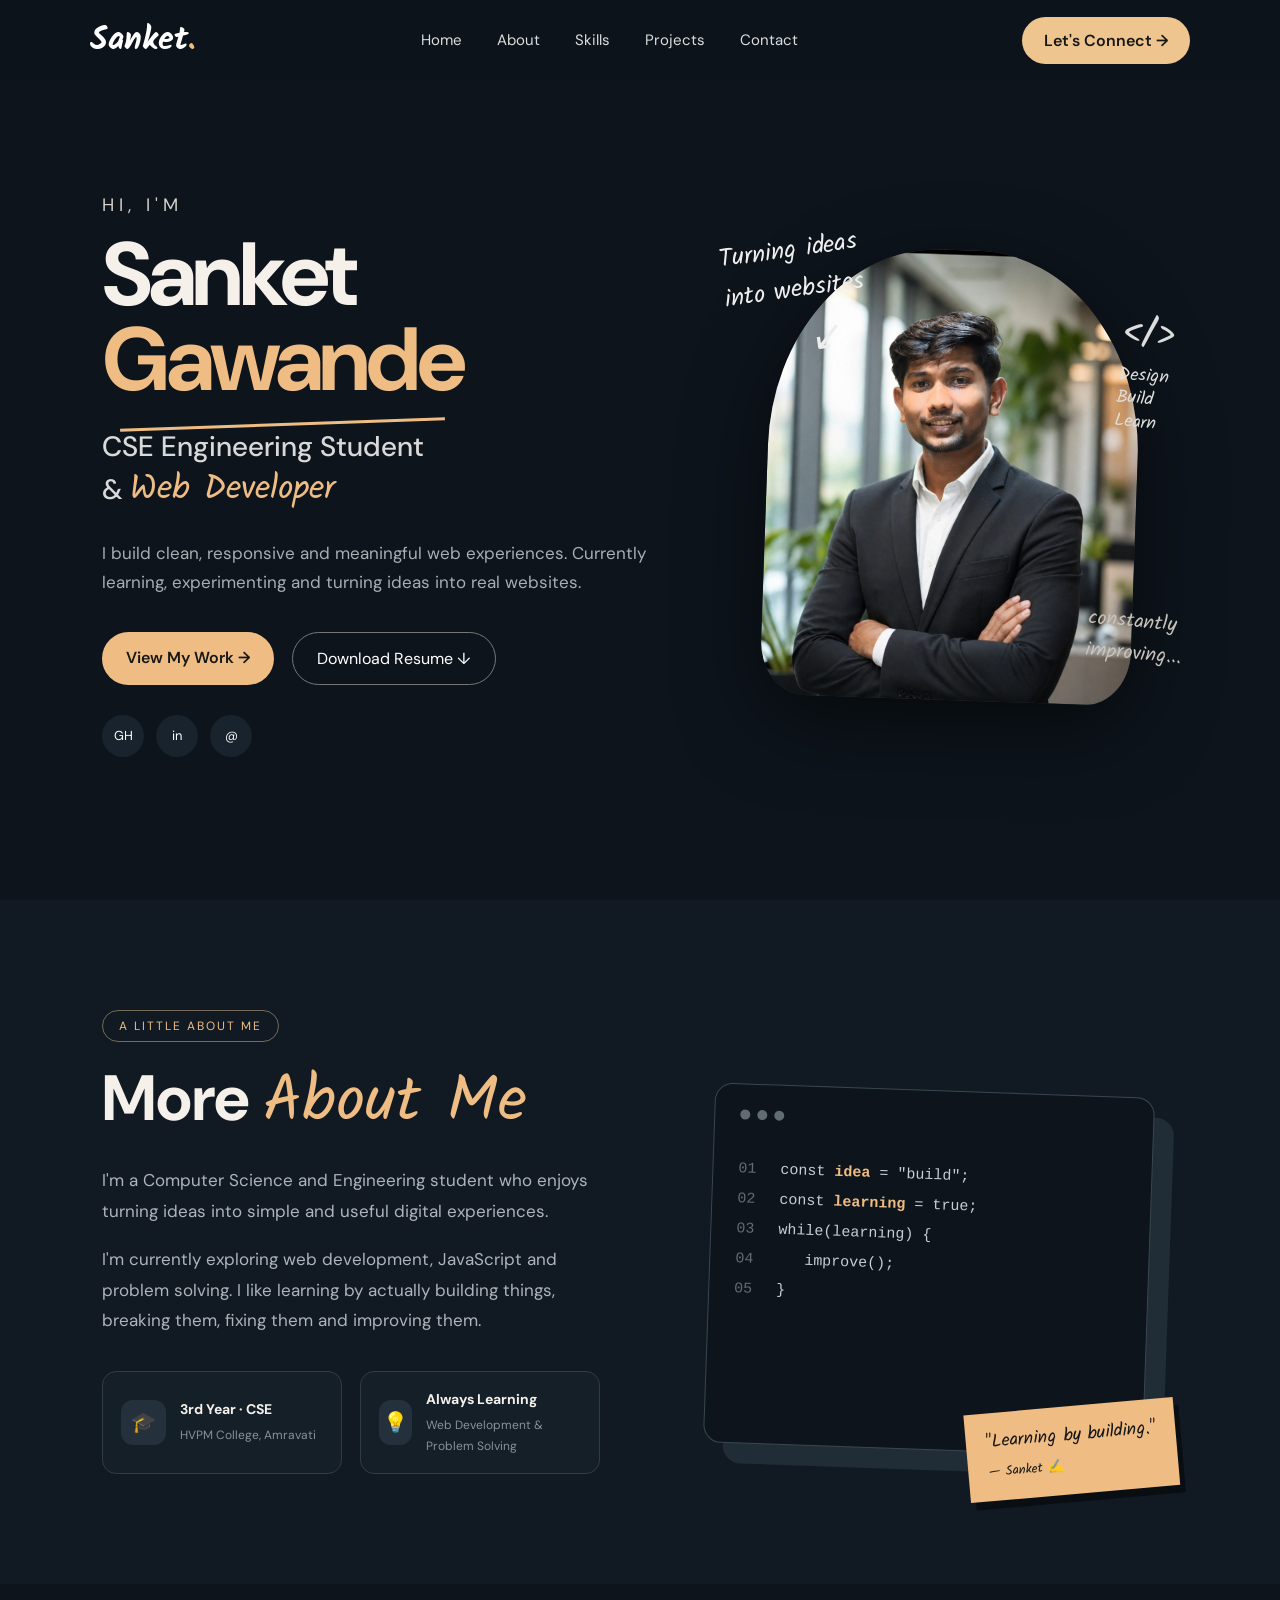
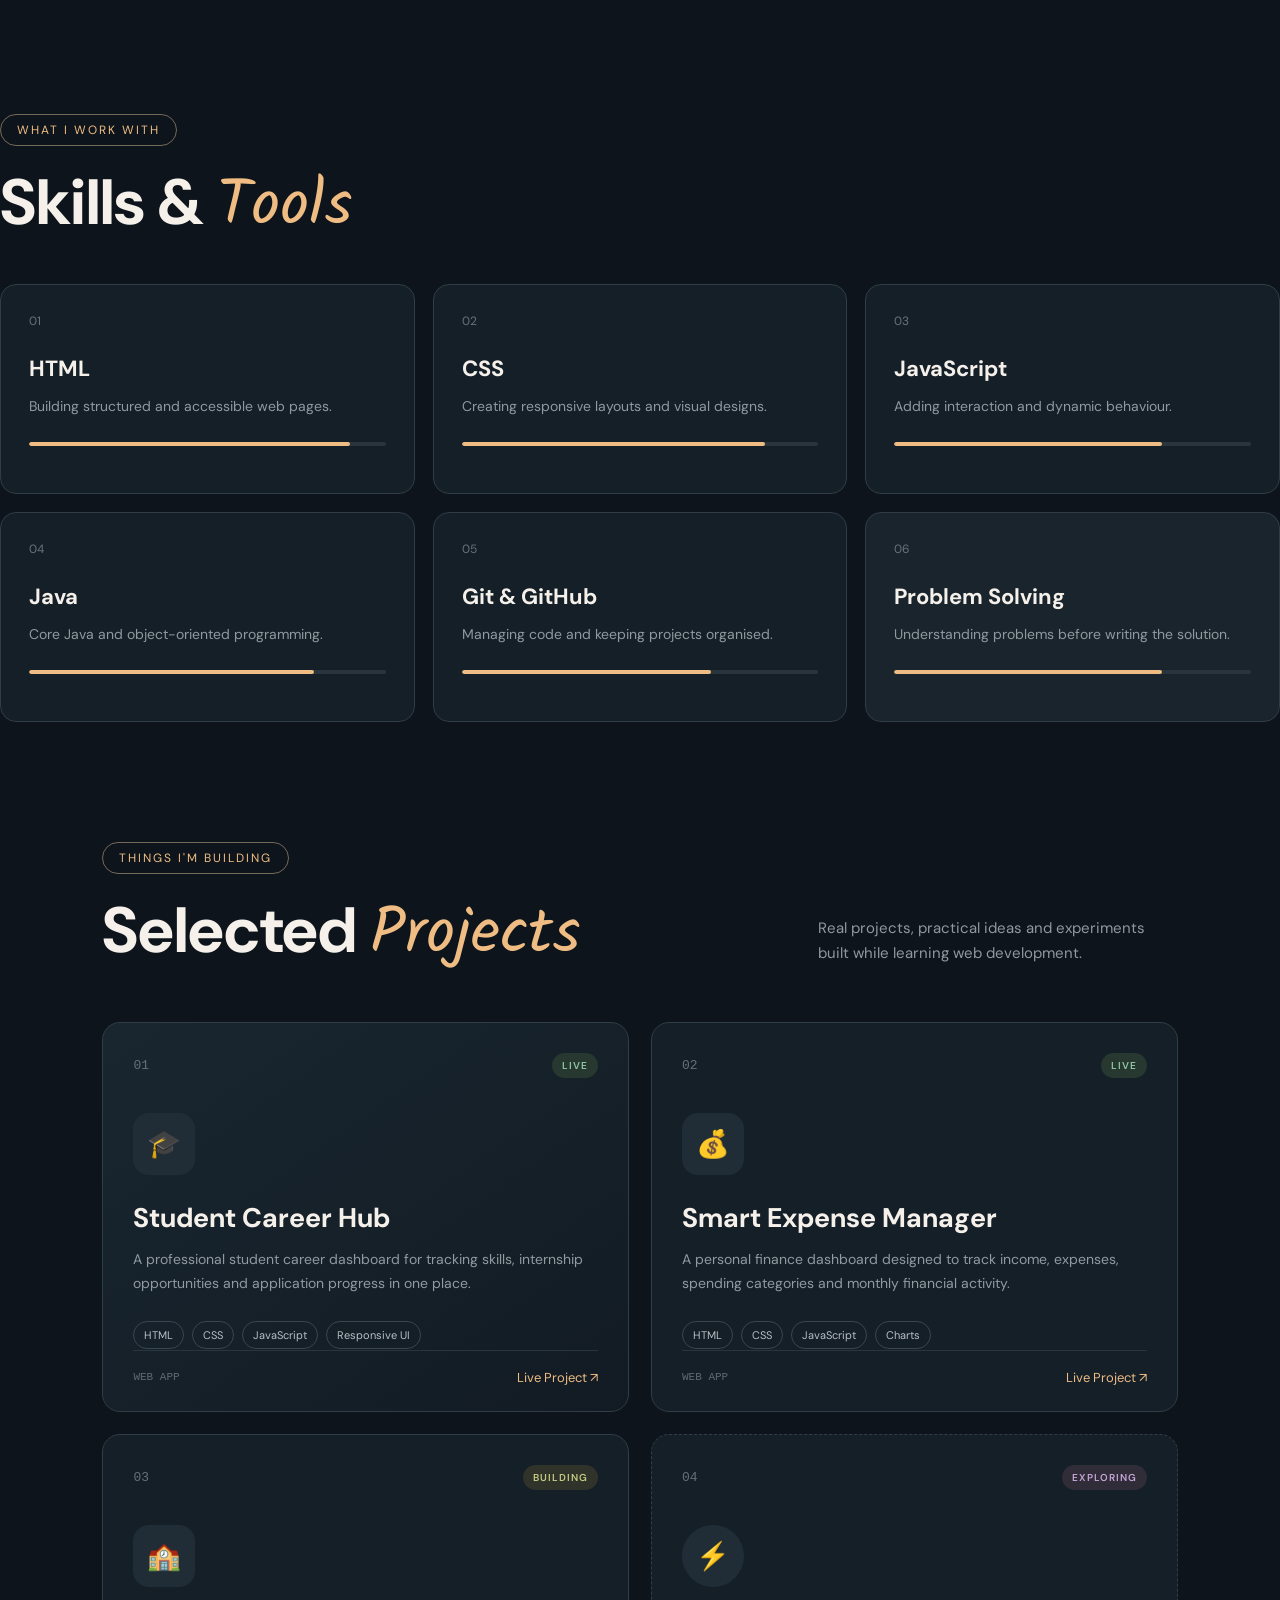
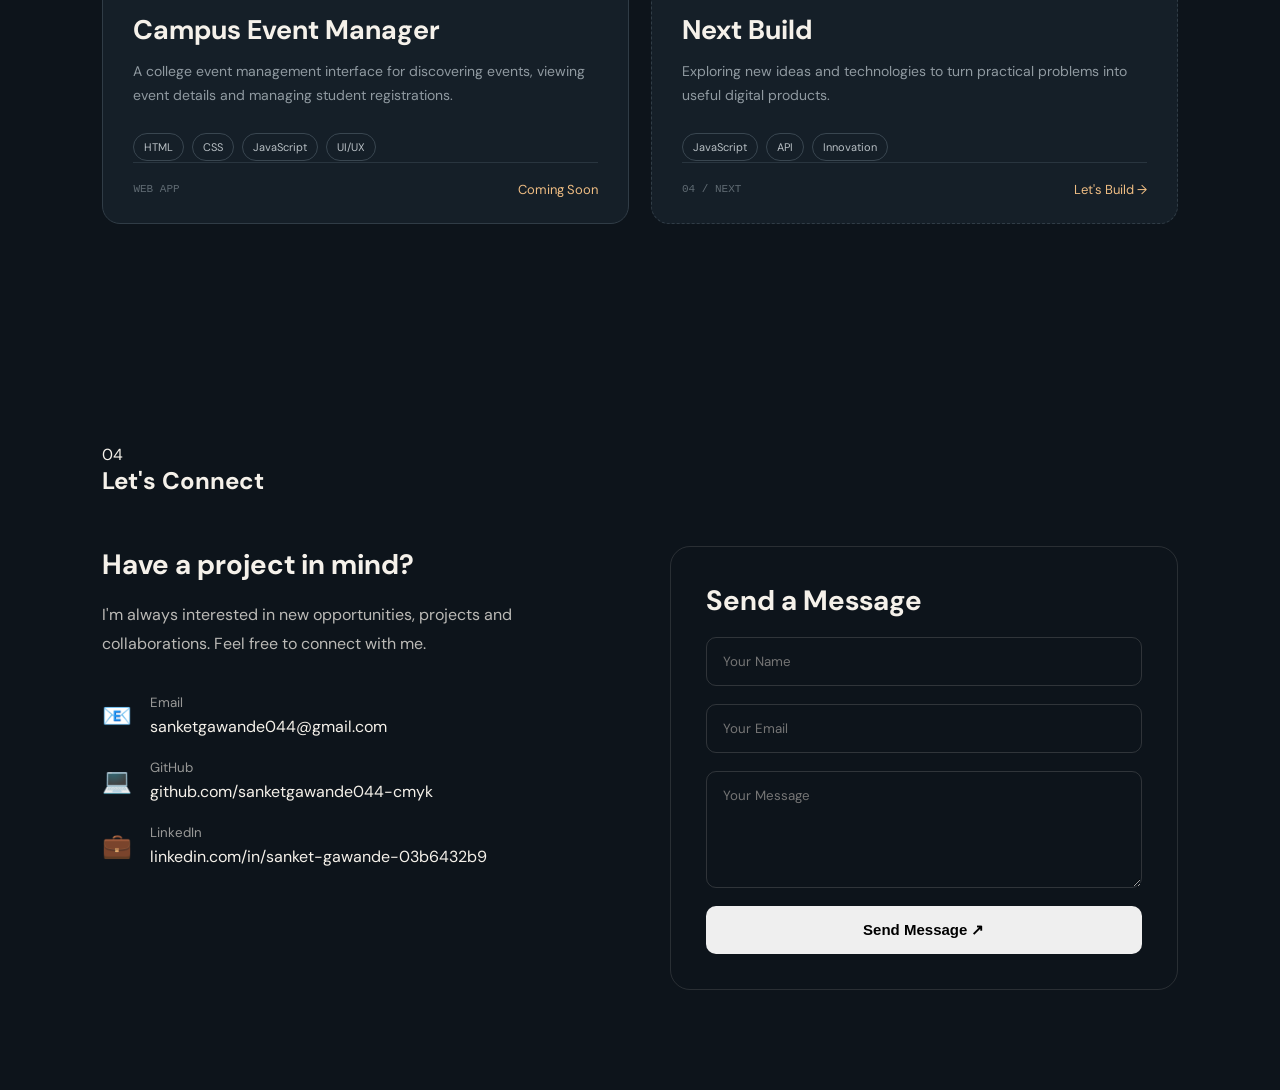
<file: index.html>
<!DOCTYPE html>
<html lang="en">

<head>

    <meta charset="UTF-8">

    <meta name="viewport" content="width=device-width, initial-scale=1.0">

    <title>Sanket | CSE Engineer & Web Developer</title>

    <link rel="stylesheet" href="style.css">

    <link rel="preconnect" href="https://fonts.googleapis.com">

    <link rel="preconnect"
          href="https://fonts.gstatic.com"
          crossorigin>

    <link href="https://fonts.googleapis.com/css2?family=DM+Sans:wght@400;500;600;700&family=Kalam:wght@400;700&display=swap"
          rel="stylesheet">

</head>


<body>


    <!-- =========================
         NAVBAR
    ========================== -->

    <header class="navbar">

        <a href="#" class="logo">
            Sanket<span>.</span>
        </a>
<button class="menu-toggle"
        onclick="document.getElementById('mobileMenu').classList.toggle('active')">
    ☰
</button>
        <nav id="mobileMenu">

            <a href="#home">
                Home
            </a>

            <a href="#about">
                About
            </a>

            <a href="#skills">
                Skills
            </a>

            <a href="#projects">
                Projects
            </a>

            <a href="#contact">
                Contact
            </a>

        </nav>


        <a href="#contact" class="connect-btn">
            Let's Connect →
        </a>

    </header>



    <main>


        <!-- =========================
             HERO SECTION
        ========================== -->

        <section class="hero" id="home">


            <div class="hero-content">


                <p class="small-heading">
                    HI, I'M
                </p>


                <h1>
                    Sanket <span>Gawande</span>
                </h1>


                <h2>
                    CSE Engineering Student
                    <br>
                    & <em>Web Developer</em>
                </h2>


                <p class="intro">
                    I build clean, responsive and meaningful web experiences.
                    Currently learning, experimenting and turning ideas into
                    real websites.
                </p>


                <div class="hero-buttons">

                    <a href="#projects" class="primary-btn">
                        View My Work →
                    </a>

<a href="resume.pdf" class="secondary-btn" download>
    Download Resume ↓
</a>

                </div>


               <div class="social-links">

    <a href="https://github.com/sanketgawande044-cmyk"
       target="_blank"
       title="GitHub">
        GH
    </a>

    <a href="https://www.linkedin.com/in/sanket-gawande-03b6432b9/"
       target="_blank"
       title="LinkedIn">
        in
    </a>

    <a href="mailto:sanketgawande044@gmail.com"
       title="Email">
        @
    </a>

</div>


            </div>



            <!-- CREATIVE SIDE -->

            <div class="hero-visual">


                <div class="scribble-note">

                    Turning ideas
                    <br>
                    into websites

                    <span>↙</span>

                </div>


               <div class="photo-placeholder">
    <img src="profile.jpg.jpeg" alt="Sanket Gawande">
</div>


                <div class="code-note">

                    &lt;/&gt;

                    <br>

                    <span>
                        Design
                    </span>

                    <span>
                        Build
                    </span>

                    <span>
                        Learn
                    </span>

                </div>


                <div class="side-note">

                    constantly
                    <br>
                    improving...

                </div>


            </div>


        </section>



        <!-- =========================
             ABOUT SECTION
        ========================== -->

        <section class="about-section" id="about">


            <div class="section-label">
                A LITTLE ABOUT ME
            </div>


            <div class="about-grid">


                <!-- ABOUT TEXT -->

                <div class="about-text">


                    <h2>
                        More <span>About Me</span>
                    </h2>


                    <p>
                        I'm a Computer Science and Engineering student who enjoys
                        turning ideas into simple and useful digital experiences.
                    </p>


                    <p>
                        I'm currently exploring web development, JavaScript and
                        problem solving. I like learning by actually building things,
                        breaking them, fixing them and improving them.
                    </p>


                    <div class="about-cards">


                        <div class="info-card">

                            <div class="info-icon">
                                🎓
                            </div>

                            <div>

                                <strong>
                                    3rd Year · CSE
                                </strong>

                                <small>
                                    HVPM College, Amravati
                                </small>

                            </div>

                        </div>


                        <div class="info-card">

                            <div class="info-icon">
                                💡
                            </div>

                            <div>

                                <strong>
                                    Always Learning
                                </strong>

                                <small>
                                    Web Development & Problem Solving
                                </small>

                            </div>

                        </div>


                    </div>


                </div>



                <!-- CREATIVE CARD -->

                <div class="about-visual">


                    <div class="desk-card">


                        <div class="window-top">

                            <span></span>
                            <span></span>
                            <span></span>

                        </div>


                        <div class="code-lines">

                            <p>
                                <span>01</span>
                                const <b>idea</b> = "build";
                            </p>

                            <p>
                                <span>02</span>
                                const <b>learning</b> = true;
                            </p>

                            <p>
                                <span>03</span>
                                while(learning) {
                            </p>

                            <p>
                                <span>04</span>
                                &nbsp;&nbsp; improve();
                            </p>

                            <p>
                                <span>05</span>
                                }
                            </p>

                        </div>


                        <div class="hand-note">

                            "Learning by building."

                            <br>

                            <span>
                                — Sanket ✍
                            </span>

                        </div>


                    </div>


                </div>


            </div>


        </section>



        <!-- =========================
             SKILLS
        ========================== -->

        <div class="skills-area" id="skills">


            <div class="section-label">
                WHAT I WORK WITH
            </div>


            <h2>
                Skills & <span>Tools</span>
            </h2>


            <div class="skills-grid">


                <div class="skill-card">

                    <div class="skill-number">
                        01
                    </div>

                    <h3>
                        HTML
                    </h3>

                    <p>
                        Building structured and accessible web pages.
                    </p>

                    <div class="skill-line">
                        <span style="width: 90%;"></span>
                    </div>

                </div>



                <div class="skill-card">

                    <div class="skill-number">
                        02
                    </div>

                    <h3>
                        CSS
                    </h3>

                    <p>
                        Creating responsive layouts and visual designs.
                    </p>

                    <div class="skill-line">
                        <span style="width: 85%;"></span>
                    </div>

                </div>



                <div class="skill-card">

                    <div class="skill-number">
                        03
                    </div>

                    <h3>
                        JavaScript
                    </h3>

                    <p>
                        Adding interaction and dynamic behaviour.
                    </p>

                    <div class="skill-line">
                        <span style="width: 75%;"></span>
                    </div>

                </div>



                <div class="skill-card">

                    <div class="skill-number">
                        04
                    </div>

                    <h3>
                        Java
                    </h3>

                    <p>
                        Core Java and object-oriented programming.
                    </p>

                    <div class="skill-line">
                        <span style="width: 80%;"></span>
                    </div>

                </div>



                <div class="skill-card">

                    <div class="skill-number">
                        05
                    </div>

                    <h3>
                        Git & GitHub
                    </h3>

                    <p>
                        Managing code and keeping projects organised.
                    </p>

                    <div class="skill-line">
                        <span style="width: 70%;"></span>
                    </div>

                </div>



                <div class="skill-card special-skill">

                    <div class="skill-number">
                        06
                    </div>

                    <h3>
                        Problem Solving
                    </h3>

                    <p>
                        Understanding problems before writing the solution.
                    </p>

                    <div class="skill-line">
                        <span style="width: 75%;"></span>
                    </div>

                </div>


            </div>


        </div>



        <!-- =========================
             PROJECTS SECTION
        ========================== -->

        <section class="projects-section" id="projects">


            <div class="section-label">
                THINGS I'M BUILDING
            </div>


            <div class="projects-heading">


                <div>

                    <h2>
                        Selected <span>Projects</span>
                    </h2>

                </div>


                <p>
                    Real projects, practical ideas and experiments
                    built while learning web development.
                </p>


            </div>



            <div class="projects-grid">


                <!-- =========================
                     PROJECT 01
                ========================== -->

                <article class="project-card featured-project">


                    <div class="project-top">

                        <span class="project-number">
                            01
                        </span>


                        <span class="project-status">
                            LIVE
                        </span>

                    </div>


                    <div class="project-icon">
                        🎓
                    </div>


                    <h3>
                        Student Career Hub
                    </h3>


                    <p>
                        A professional student career dashboard for
                        tracking skills, internship opportunities and
                        application progress in one place.
                    </p>


                    <div class="tech-stack">

                        <span>
                            HTML
                        </span>

                        <span>
                            CSS
                        </span>

                        <span>
                            JavaScript
                        </span>

                        <span>
                            Responsive UI
                        </span>

                    </div>


                    <div class="project-bottom">

                        <span>
                            WEB APP
                        </span>


                        <a href="projects/career-hub.html">
                            Live Project ↗
                        </a>

                    </div>


                </article>



                <!-- =========================
                     PROJECT 02
                ========================== -->

                <article class="project-card">


                    <div class="project-top">

                        <span class="project-number">
                            02
                        </span>


                        <span class="project-status">
                            LIVE
                        </span>

                    </div>


                    <div class="project-icon">
                        💰
                    </div>


                    <h3>
                        Smart Expense Manager
                    </h3>


                    <p>
                        A personal finance dashboard designed to track
                        income, expenses, spending categories and
                        monthly financial activity.
                    </p>


                    <div class="tech-stack">

                        <span>
                            HTML
                        </span>

                        <span>
                            CSS
                        </span>

                        <span>
                            JavaScript
                        </span>

                        <span>
                            Charts
                        </span>

                    </div>


                    <div class="project-bottom">

                        <span>
                            WEB APP
                        </span>


                      <a href="projects/expense.html">
    Live Project ↗
</a>
                    </div>


                </article>



                <!-- =========================
                     PROJECT 03
                ========================== -->

                <article class="project-card">


                    <div class="project-top">

                        <span class="project-number">
                            03
                        </span>


                        <span class="project-status learning">
                            BUILDING
                        </span>

                    </div>


                    <div class="project-icon">
                        🏫
                    </div>


                    <h3>
                        Campus Event Manager
                    </h3>


                    <p>
                        A college event management interface for
                        discovering events, viewing event details and
                        managing student registrations.
                    </p>


                    <div class="tech-stack">

                        <span>
                            HTML
                        </span>

                        <span>
                            CSS
                        </span>

                        <span>
                            JavaScript
                        </span>

                        <span>
                            UI/UX
                        </span>

                    </div>


                    <div class="project-bottom">

                        <span>
                            WEB APP
                        </span>


                        <a href="#">
                            Coming Soon
                        </a>

                    </div>


                </article>



                <!-- =========================
                     PROJECT 04
                ========================== -->

                <article class="project-card idea-card">


                    <div class="project-top">

                        <span class="project-number">
                            04
                        </span>


                        <span class="project-status idea">
                            EXPLORING
                        </span>

                    </div>


                    <div class="project-icon">
                        ⚡
                    </div>


                    <h3>
                        Next Build
                    </h3>


                    <p>
                        Exploring new ideas and technologies to turn
                        practical problems into useful digital products.
                    </p>


                    <div class="tech-stack">

                        <span>
                            JavaScript
                        </span>

                        <span>
                            API
                        </span>

                        <span>
                            Innovation
                        </span>

                    </div>


                    <div class="project-bottom">

                        <span>
                            04 / NEXT
                        </span>


                        <a href="#contact">
                            Let's Build →
                        </a>

                    </div>


                </article>


            </div>


        </section>
        <!-- CONTACT SECTION -->
<section class="contact-section" id="contact">
    <div class="section-title">
        <span>04</span>
        <h2>Let's Connect</h2>
    </div>

    <div class="contact-container">

        <div class="contact-info">
            <h3>Have a project in mind?</h3>

            <p>
                I'm always interested in new opportunities, projects
                and collaborations. Feel free to connect with me.
            </p>

            <div class="contact-item">
                <span>📧</span>
                <div>
                    <small>Email</small>
                    <a href="mailto:sanketgawande044@gmail.com">
                        sanketgawande044@gmail.com
                    </a>
                </div>
            </div>

            <div class="contact-item">
                <span>💻</span>
                <div>
                    <small>GitHub</small>
                    <a href="https://github.com/sanketgawande044-cmyk"
                       target="_blank">
                        github.com/sanketgawande044-cmyk
                    </a>
                </div>
            </div>

            <div class="contact-item">
                <span>💼</span>
                <div>
                    <small>LinkedIn</small>
                    <a href="https://www.linkedin.com/in/sanket-gawande-03b6432b9/"
                       target="_blank">
                        linkedin.com/in/sanket-gawande-03b6432b9
                    </a>
                </div>
            </div>
        </div>

        <div class="contact-card">
            <h3>Send a Message</h3>

            <form onsubmit="return sendMessage()">

                <input type="text"
                       id="name"
                       placeholder="Your Name"
                       required>

                <input type="email"
                       id="email"
                       placeholder="Your Email"
                       required>

                <textarea id="message"
                          rows="5"
                          placeholder="Your Message"
                          required></textarea>

                <button type="submit">
                    Send Message ↗
                </button>

            </form>
        </div>

    </div>
</section>


    </main>



    <script src="script.js"></script>


</body>

</html>
</file>
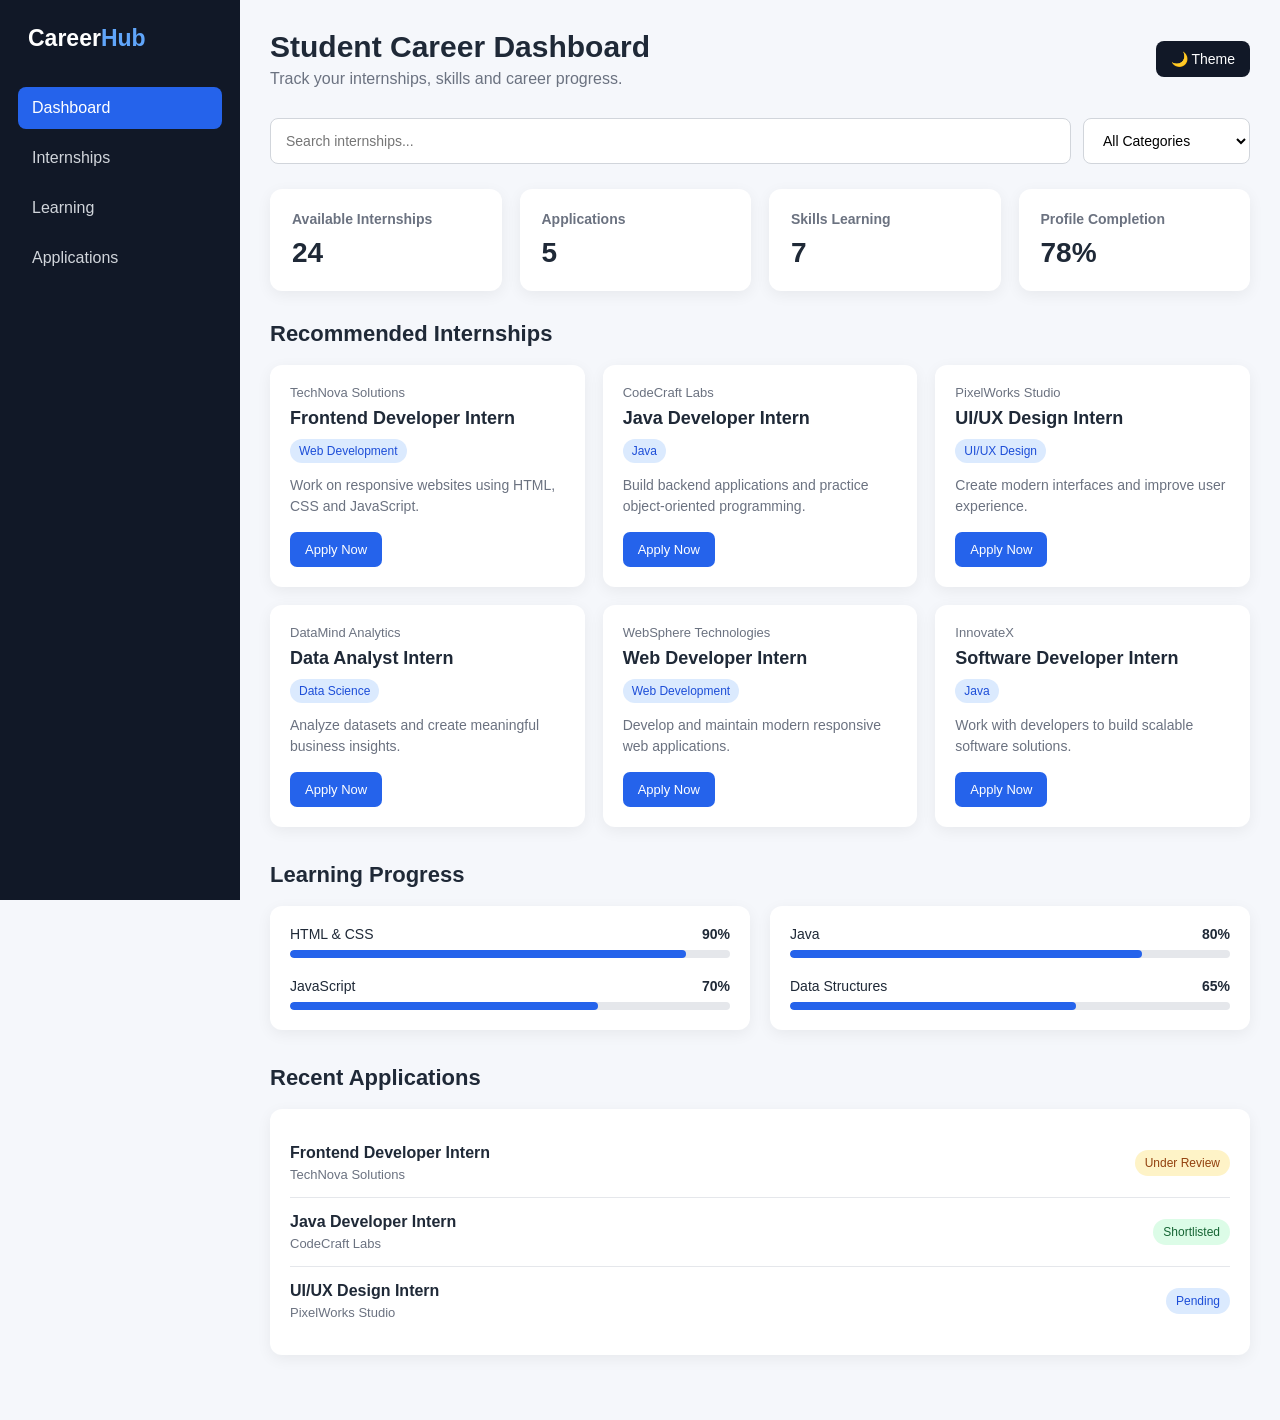
<file: career-hub.html>
<!DOCTYPE html>
<html lang="en">
<head>
    <meta charset="UTF-8">
    <meta name="viewport" content="width=device-width, initial-scale=1.0">

    <title>Student Career Hub</title>

    <style>
        * {
            margin: 0;
            padding: 0;
            box-sizing: border-box;
        }

        body {
            font-family: Arial, Helvetica, sans-serif;
            background: #f5f7fb;
            color: #1f2937;
            min-height: 100vh;
        }

        body.dark {
            background: #111827;
            color: #f3f4f6;
        }

        /* SIDEBAR */

        .sidebar {
            position: fixed;
            left: 0;
            top: 0;
            width: 240px;
            height: 100vh;
            background: #111827;
            color: white;
            padding: 25px 18px;
            z-index: 100;
        }

        .logo {
            font-size: 23px;
            font-weight: bold;
            margin-bottom: 35px;
            padding-left: 10px;
        }

        .logo span {
            color: #60a5fa;
        }

        .sidebar ul {
            list-style: none;
        }

        .sidebar ul li {
            margin: 8px 0;
        }

        .sidebar ul li a {
            display: block;
            padding: 12px 14px;
            color: #d1d5db;
            text-decoration: none;
            border-radius: 8px;
            transition: 0.3s;
        }

        .sidebar ul li a:hover,
        .sidebar ul li a.active {
            background: #2563eb;
            color: white;
        }

        /* MAIN */

        .main {
            margin-left: 240px;
            padding: 30px;
        }

        .topbar {
            display: flex;
            justify-content: space-between;
            align-items: center;
            margin-bottom: 30px;
        }

        .topbar h1 {
            font-size: 30px;
            margin-bottom: 6px;
        }

        .topbar p {
            color: #6b7280;
        }

        body.dark .topbar p {
            color: #9ca3af;
        }

        .theme-btn {
            border: none;
            background: #111827;
            color: white;
            padding: 10px 15px;
            border-radius: 8px;
            cursor: pointer;
            font-size: 14px;
        }

        body.dark .theme-btn {
            background: #374151;
        }

        /* SEARCH */

        .search-area {
            display: flex;
            gap: 12px;
            margin-bottom: 25px;
        }

        .search-area input,
        .search-area select {
            padding: 13px 15px;
            border: 1px solid #d1d5db;
            border-radius: 8px;
            background: white;
            outline: none;
            font-size: 14px;
        }

        .search-area input {
            flex: 1;
        }

        body.dark .search-area input,
        body.dark .search-area select {
            background: #1f2937;
            color: white;
            border-color: #374151;
        }

        /* STATS */

        .stats {
            display: grid;
            grid-template-columns: repeat(4, 1fr);
            gap: 18px;
            margin-bottom: 30px;
        }

        .stat-card {
            background: white;
            padding: 22px;
            border-radius: 12px;
            box-shadow: 0 4px 15px rgba(0, 0, 0, 0.06);
        }

        body.dark .stat-card {
            background: #1f2937;
        }

        .stat-card h3 {
            color: #6b7280;
            font-size: 14px;
            margin-bottom: 10px;
        }

        body.dark .stat-card h3 {
            color: #9ca3af;
        }

        .stat-card strong {
            font-size: 28px;
        }

        /* SECTION */

        .section {
            margin-bottom: 35px;
        }

        .section-header {
            display: flex;
            justify-content: space-between;
            align-items: center;
            margin-bottom: 18px;
        }

        .section-header h2 {
            font-size: 22px;
        }

        /* INTERNSHIPS */

        .internship-grid {
            display: grid;
            grid-template-columns: repeat(3, 1fr);
            gap: 18px;
        }

        .internship-card {
            background: white;
            border-radius: 12px;
            padding: 20px;
            box-shadow: 0 4px 15px rgba(0, 0, 0, 0.06);
            transition: 0.3s;
        }

        .internship-card:hover {
            transform: translateY(-4px);
        }

        body.dark .internship-card {
            background: #1f2937;
        }

        .company {
            font-size: 13px;
            color: #6b7280;
            margin-bottom: 8px;
        }

        body.dark .company {
            color: #9ca3af;
        }

        .internship-card h3 {
            margin-bottom: 10px;
            font-size: 18px;
        }

        .tag {
            display: inline-block;
            background: #dbeafe;
            color: #1d4ed8;
            padding: 5px 9px;
            border-radius: 20px;
            font-size: 12px;
            margin-bottom: 12px;
        }

        .internship-card p {
            color: #6b7280;
            font-size: 14px;
            line-height: 1.5;
            margin-bottom: 15px;
        }

        body.dark .internship-card p {
            color: #d1d5db;
        }

        .apply-btn {
            border: none;
            background: #2563eb;
            color: white;
            padding: 10px 15px;
            border-radius: 7px;
            cursor: pointer;
            font-size: 13px;
            transition: 0.3s;
        }

        .apply-btn:hover {
            background: #1d4ed8;
        }

        .apply-btn.applied {
            background: #16a34a;
            cursor: default;
        }

        /* LEARNING */

        .learning-grid {
            display: grid;
            grid-template-columns: 1fr 1fr;
            gap: 20px;
        }

        .learning-card {
            background: white;
            padding: 20px;
            border-radius: 12px;
            box-shadow: 0 4px 15px rgba(0, 0, 0, 0.06);
        }

        body.dark .learning-card {
            background: #1f2937;
        }

        .learning-item {
            margin-bottom: 20px;
        }

        .learning-item:last-child {
            margin-bottom: 0;
        }

        .learning-title {
            display: flex;
            justify-content: space-between;
            margin-bottom: 8px;
            font-size: 14px;
        }

        .progress {
            height: 8px;
            background: #e5e7eb;
            border-radius: 20px;
            overflow: hidden;
        }

        body.dark .progress {
            background: #374151;
        }

        .progress-bar {
            height: 100%;
            background: #2563eb;
            border-radius: 20px;
        }

        /* APPLICATIONS */

        .applications {
            background: white;
            border-radius: 12px;
            padding: 20px;
            box-shadow: 0 4px 15px rgba(0, 0, 0, 0.06);
        }

        body.dark .applications {
            background: #1f2937;
        }

        .application-row {
            display: flex;
            justify-content: space-between;
            align-items: center;
            padding: 15px 0;
            border-bottom: 1px solid #e5e7eb;
        }

        body.dark .application-row {
            border-bottom-color: #374151;
        }

        .application-row:last-child {
            border-bottom: none;
        }

        .application-info h4 {
            margin-bottom: 5px;
        }

        .application-info p {
            font-size: 13px;
            color: #6b7280;
        }

        body.dark .application-info p {
            color: #9ca3af;
        }

        .status {
            padding: 6px 10px;
            border-radius: 20px;
            font-size: 12px;
        }

        .status.review {
            background: #fef3c7;
            color: #92400e;
        }

        .status.shortlisted {
            background: #dcfce7;
            color: #166534;
        }

        .status.pending {
            background: #dbeafe;
            color: #1d4ed8;
        }

        /* EMPTY SEARCH */

        .no-results {
            display: none;
            background: white;
            padding: 30px;
            text-align: center;
            border-radius: 12px;
            color: #6b7280;
        }

        body.dark .no-results {
            background: #1f2937;
            color: #9ca3af;
        }

        /* MOBILE */

        @media (max-width: 1100px) {
            .internship-grid {
                grid-template-columns: repeat(2, 1fr);
            }

            .stats {
                grid-template-columns: repeat(2, 1fr);
            }
        }

        @media (max-width: 800px) {
            .sidebar {
                width: 190px;
            }

            .main {
                margin-left: 190px;
                padding: 20px;
            }

            .learning-grid {
                grid-template-columns: 1fr;
            }
        }

        @media (max-width: 650px) {
            .sidebar {
                position: relative;
                width: 100%;
                height: auto;
                padding: 15px;
            }

            .logo {
                margin-bottom: 15px;
            }

            .sidebar ul {
                display: flex;
                flex-wrap: wrap;
                gap: 5px;
            }

            .sidebar ul li {
                margin: 0;
            }

            .sidebar ul li a {
                padding: 9px 10px;
                font-size: 13px;
            }

            .main {
                margin-left: 0;
                padding: 18px;
            }

            .topbar {
                align-items: flex-start;
                gap: 15px;
            }

            .topbar h1 {
                font-size: 24px;
            }

            .stats {
                grid-template-columns: 1fr 1fr;
                gap: 12px;
            }

            .stat-card {
                padding: 16px;
            }

            .stat-card strong {
                font-size: 23px;
            }

            .search-area {
                flex-direction: column;
            }

            .internship-grid {
                grid-template-columns: 1fr;
            }
        }

        @media (max-width: 450px) {
            .stats {
                grid-template-columns: 1fr;
            }

            .application-row {
                align-items: flex-start;
                gap: 10px;
                flex-direction: column;
            }

            .theme-btn {
                padding: 8px 10px;
            }
        }
    </style>
</head>

<body>

    <!-- SIDEBAR -->

    <aside class="sidebar">

        <div class="logo">
            Career<span>Hub</span>
        </div>

        <ul>
            <li>
                <a href="#dashboard" class="active">Dashboard</a>
            </li>

            <li>
                <a href="#internships">Internships</a>
            </li>

            <li>
                <a href="#learning">Learning</a>
            </li>

            <li>
                <a href="#applications">Applications</a>
            </li>
        </ul>

    </aside>


    <!-- MAIN CONTENT -->

    <main class="main">

        <!-- TOPBAR -->

        <div class="topbar" id="dashboard">

            <div>
                <h1>Student Career Dashboard</h1>
                <p>Track your internships, skills and career progress.</p>
            </div>

            <button class="theme-btn" onclick="toggleTheme()">
                🌙 Theme
            </button>

        </div>


        <!-- SEARCH -->

        <div class="search-area">

            <input
                type="text"
                id="searchInput"
                placeholder="Search internships..."
            >

            <select id="categoryFilter">

                <option value="all">
                    All Categories
                </option>

                <option value="web">
                    Web Development
                </option>

                <option value="java">
                    Java
                </option>

                <option value="design">
                    UI/UX Design
                </option>

                <option value="data">
                    Data Science
                </option>

            </select>

        </div>


        <!-- STATS -->

        <section class="stats">

            <div class="stat-card">

                <h3>Available Internships</h3>

                <strong>24</strong>

            </div>


            <div class="stat-card">

                <h3>Applications</h3>

                <strong id="applicationCount">
                    5
                </strong>

            </div>


            <div class="stat-card">

                <h3>Skills Learning</h3>

                <strong>7</strong>

            </div>


            <div class="stat-card">

                <h3>Profile Completion</h3>

                <strong>78%</strong>

            </div>

        </section>


        <!-- INTERNSHIPS -->

        <section class="section" id="internships">

            <div class="section-header">

                <h2>Recommended Internships</h2>

            </div>


            <div class="internship-grid" id="internshipGrid">


                <!-- CARD 1 -->

                <div
                    class="internship-card"
                    data-category="web"
                >

                    <div class="company">
                        TechNova Solutions
                    </div>

                    <h3>
                        Frontend Developer Intern
                    </h3>

                    <span class="tag">
                        Web Development
                    </span>

                    <p>
                        Work on responsive websites using
                        HTML, CSS and JavaScript.
                    </p>

                    <button
                        class="apply-btn"
                        onclick="applyInternship(this)"
                    >
                        Apply Now
                    </button>

                </div>


                <!-- CARD 2 -->

                <div
                    class="internship-card"
                    data-category="java"
                >

                    <div class="company">
                        CodeCraft Labs
                    </div>

                    <h3>
                        Java Developer Intern
                    </h3>

                    <span class="tag">
                        Java
                    </span>

                    <p>
                        Build backend applications and
                        practice object-oriented programming.
                    </p>

                    <button
                        class="apply-btn"
                        onclick="applyInternship(this)"
                    >
                        Apply Now
                    </button>

                </div>


                <!-- CARD 3 -->

                <div
                    class="internship-card"
                    data-category="design"
                >

                    <div class="company">
                        PixelWorks Studio
                    </div>

                    <h3>
                        UI/UX Design Intern
                    </h3>

                    <span class="tag">
                        UI/UX Design
                    </span>

                    <p>
                        Create modern interfaces and
                        improve user experience.
                    </p>

                    <button
                        class="apply-btn"
                        onclick="applyInternship(this)"
                    >
                        Apply Now
                    </button>

                </div>


                <!-- CARD 4 -->

                <div
                    class="internship-card"
                    data-category="data"
                >

                    <div class="company">
                        DataMind Analytics
                    </div>

                    <h3>
                        Data Analyst Intern
                    </h3>

                    <span class="tag">
                        Data Science
                    </span>

                    <p>
                        Analyze datasets and create
                        meaningful business insights.
                    </p>

                    <button
                        class="apply-btn"
                        onclick="applyInternship(this)"
                    >
                        Apply Now
                    </button>

                </div>


                <!-- CARD 5 -->

                <div
                    class="internship-card"
                    data-category="web"
                >

                    <div class="company">
                        WebSphere Technologies
                    </div>

                    <h3>
                        Web Developer Intern
                    </h3>

                    <span class="tag">
                        Web Development
                    </span>

                    <p>
                        Develop and maintain modern
                        responsive web applications.
                    </p>

                    <button
                        class="apply-btn"
                        onclick="applyInternship(this)"
                    >
                        Apply Now
                    </button>

                </div>


                <!-- CARD 6 -->

                <div
                    class="internship-card"
                    data-category="java"
                >

                    <div class="company">
                        InnovateX
                    </div>

                    <h3>
                        Software Developer Intern
                    </h3>

                    <span class="tag">
                        Java
                    </span>

                    <p>
                        Work with developers to build
                        scalable software solutions.
                    </p>

                    <button
                        class="apply-btn"
                        onclick="applyInternship(this)"
                    >
                        Apply Now
                    </button>

                </div>

            </div>


            <div
                class="no-results"
                id="noResults"
            >
                No internships found.
            </div>

        </section>


        <!-- LEARNING -->

        <section
            class="section"
            id="learning"
        >

            <div class="section-header">

                <h2>Learning Progress</h2>

            </div>


            <div class="learning-grid">


                <div class="learning-card">

                    <div class="learning-item">

                        <div class="learning-title">

                            <span>
                                HTML & CSS
                            </span>

                            <strong>
                                90%
                            </strong>

                        </div>

                        <div class="progress">

                            <div
                                class="progress-bar"
                                style="width: 90%;"
                            ></div>

                        </div>

                    </div>


                    <div class="learning-item">

                        <div class="learning-title">

                            <span>
                                JavaScript
                            </span>

                            <strong>
                                70%
                            </strong>

                        </div>

                        <div class="progress">

                            <div
                                class="progress-bar"
                                style="width: 70%;"
                            ></div>

                        </div>

                    </div>

                </div>


                <div class="learning-card">

                    <div class="learning-item">

                        <div class="learning-title">

                            <span>
                                Java
                            </span>

                            <strong>
                                80%
                            </strong>

                        </div>

                        <div class="progress">

                            <div
                                class="progress-bar"
                                style="width: 80%;"
                            ></div>

                        </div>

                    </div>


                    <div class="learning-item">

                        <div class="learning-title">

                            <span>
                                Data Structures
                            </span>

                            <strong>
                                65%
                            </strong>

                        </div>

                        <div class="progress">

                            <div
                                class="progress-bar"
                                style="width: 65%;"
                            ></div>

                        </div>

                    </div>

                </div>

            </div>

        </section>


        <!-- APPLICATIONS -->

        <section
            class="section"
            id="applications"
        >

            <div class="section-header">

                <h2>Recent Applications</h2>

            </div>


            <div class="applications">


                <div class="application-row">

                    <div class="application-info">

                        <h4>
                            Frontend Developer Intern
                        </h4>

                        <p>
                            TechNova Solutions
                        </p>

                    </div>

                    <span class="status review">
                        Under Review
                    </span>

                </div>


                <div class="application-row">

                    <div class="application-info">

                        <h4>
                            Java Developer Intern
                        </h4>

                        <p>
                            CodeCraft Labs
                        </p>

                    </div>

                    <span class="status shortlisted">
                        Shortlisted
                    </span>

                </div>


                <div class="application-row">

                    <div class="application-info">

                        <h4>
                            UI/UX Design Intern
                        </h4>

                        <p>
                            PixelWorks Studio
                        </p>

                    </div>

                    <span class="status pending">
                        Pending
                    </span>

                </div>


            </div>

        </section>

    </main>


    <!-- JAVASCRIPT -->

    <script>

        /* APPLICATION COUNT */

        let applications =
            Number(
                localStorage.getItem("careerApplications")
            ) || 5;


        document.getElementById(
            "applicationCount"
        ).textContent = applications;


        /* APPLY INTERNSHIP */

        function applyInternship(button) {

            if (button.classList.contains("applied")) {
                return;
            }

            button.classList.add("applied");

            button.textContent = "Applied ✓";

            applications++;

            document.getElementById(
                "applicationCount"
            ).textContent = applications;

            localStorage.setItem(
                "careerApplications",
                applications
            );
        }


        /* SEARCH */

        const searchInput =
            document.getElementById("searchInput");

        const categoryFilter =
            document.getElementById("categoryFilter");

        const cards =
            document.querySelectorAll(".internship-card");

        const noResults =
            document.getElementById("noResults");


        function filterInternships() {

            const searchValue =
                searchInput.value.toLowerCase().trim();

            const categoryValue =
                categoryFilter.value;

            let visibleCards = 0;


            cards.forEach(function(card) {

                const text =
                    card.innerText.toLowerCase();

                const category =
                    card.getAttribute("data-category");


                const matchesSearch =
                    text.includes(searchValue);

                const matchesCategory =
                    categoryValue === "all" ||
                    category === categoryValue;


                if (
                    matchesSearch &&
                    matchesCategory
                ) {

                    card.style.display = "";

                    visibleCards++;

                } else {

                    card.style.display = "none";

                }

            });


            if (visibleCards === 0) {

                noResults.style.display = "block";

            } else {

                noResults.style.display = "none";

            }

        }


        searchInput.addEventListener(
            "input",
            filterInternships
        );


        categoryFilter.addEventListener(
            "change",
            filterInternships
        );


        /* DARK / LIGHT THEME */

        function toggleTheme() {

            document.body.classList.toggle("dark");

            const isDark =
                document.body.classList.contains("dark");

            localStorage.setItem(
                "careerTheme",
                isDark ? "dark" : "light"
            );

        }


        /* LOAD SAVED THEME */

        const savedTheme =
            localStorage.getItem("careerTheme");


        if (savedTheme === "dark") {

            document.body.classList.add("dark");

        }

    </script>

</body>
</html>
</file>
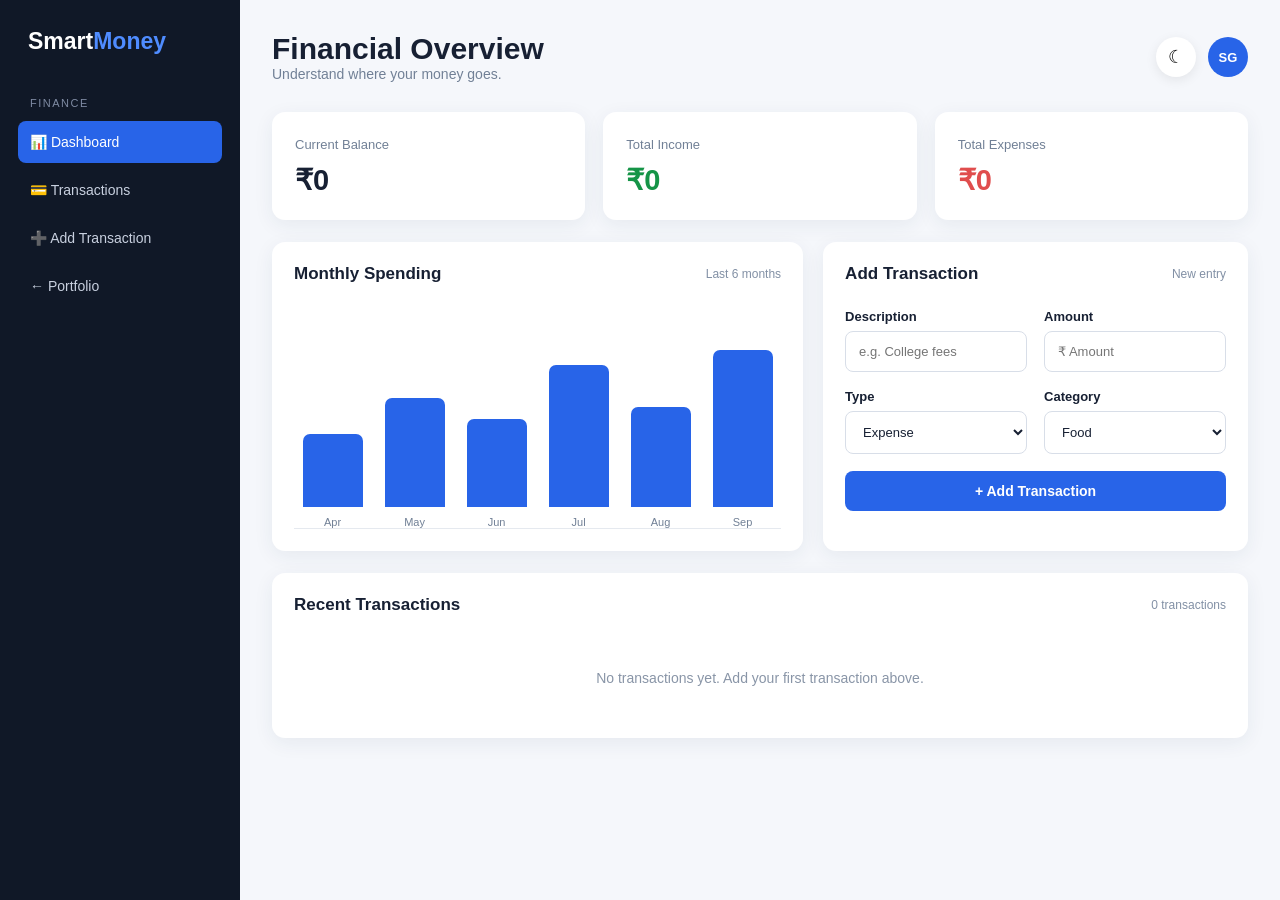
<file: expense.html>
<!DOCTYPE html>
<html lang="en">
<head>
    <meta charset="UTF-8">
    <meta name="viewport" content="width=device-width, initial-scale=1.0">

    <title>Smart Expense Manager | Sanket</title>

    <style>
        * {
            margin: 0;
            padding: 0;
            box-sizing: border-box;
        }

        html {
            scroll-behavior: smooth;
        }

        body {
            font-family: Arial, Helvetica, sans-serif;
            background: #f5f7fb;
            color: #172033;
            min-height: 100vh;
        }

        body.dark {
            background: #101722;
            color: #f5f7fb;
        }

        /* =========================
           SIDEBAR
        ========================== */

        .sidebar {
            position: fixed;
            left: 0;
            top: 0;
            width: 240px;
            height: 100vh;
            background: #101827;
            color: white;
            padding: 28px 18px;
            z-index: 1000;
        }

        .logo {
            font-size: 23px;
            font-weight: 700;
            padding: 0 10px;
            margin-bottom: 42px;
        }

        .logo span {
            color: #4f8cff;
        }

        .menu-title {
            font-size: 11px;
            color: #7f8ba3;
            letter-spacing: 1.5px;
            padding: 0 12px;
            margin-bottom: 12px;
        }

        .menu {
            display: flex;
            flex-direction: column;
            gap: 6px;
        }

        .menu a {
            text-decoration: none;
            color: #c8d0df;
            padding: 13px 12px;
            border-radius: 8px;
            transition: 0.25s;
            font-size: 14px;
        }

        .menu a:hover,
        .menu a.active {
            background: #2864e8;
            color: white;
        }

        /* =========================
           MAIN
        ========================== */

        .main {
            margin-left: 240px;
            padding: 32px;
            max-width: 1500px;
        }

        .topbar {
            display: flex;
            justify-content: space-between;
            align-items: center;
            margin-bottom: 30px;
        }

        .topbar h1 {
            font-size: 30px;
            margin-bottom: 7px;
        }

        .topbar p {
            color: #718096;
            font-size: 14px;
        }

        body.dark .topbar p {
            color: #9aa6ba;
        }

        .mobile-btn {
            display: none;
            border: none;
            background: #2864e8;
            color: white;
            padding: 8px 11px;
            border-radius: 7px;
            cursor: pointer;
            margin-right: 8px;
        }

        .top-actions {
            display: flex;
            align-items: center;
            gap: 12px;
        }

        .theme-btn {
            width: 40px;
            height: 40px;
            border: none;
            border-radius: 50%;
            background: white;
            box-shadow: 0 3px 12px rgba(0,0,0,0.08);
            cursor: pointer;
            font-size: 18px;
        }

        body.dark .theme-btn {
            background: #202b3c;
            color: white;
        }

        .avatar {
            width: 40px;
            height: 40px;
            border-radius: 50%;
            background: #2864e8;
            color: white;
            display: flex;
            align-items: center;
            justify-content: center;
            font-size: 13px;
            font-weight: bold;
        }

        /* =========================
           SUMMARY
        ========================== */

        .summary {
            display: grid;
            grid-template-columns: repeat(3, 1fr);
            gap: 18px;
            margin-bottom: 22px;
        }

        .summary-card {
            background: white;
            border-radius: 13px;
            padding: 23px;
            box-shadow: 0 5px 20px rgba(30, 50, 80, 0.07);
        }

        body.dark .summary-card {
            background: #1b2534;
        }

        .summary-card small {
            color: #718096;
            font-size: 13px;
        }

        body.dark .summary-card small {
            color: #9aa6ba;
        }

        .summary-card h2 {
            margin-top: 10px;
            font-size: 29px;
        }

        .income {
            color: #159447;
        }

        .expense {
            color: #e04d4d;
        }

        /* =========================
           DASHBOARD
        ========================== */

        .dashboard {
            display: grid;
            grid-template-columns: 1.25fr 1fr;
            gap: 20px;
            margin-bottom: 22px;
        }

        .panel {
            background: white;
            border-radius: 13px;
            padding: 22px;
            box-shadow: 0 5px 20px rgba(30, 50, 80, 0.07);
        }

        body.dark .panel {
            background: #1b2534;
        }

        .panel-header {
            display: flex;
            justify-content: space-between;
            align-items: center;
            margin-bottom: 25px;
        }

        .panel-header h3 {
            font-size: 17px;
        }

        .panel-header span {
            font-size: 12px;
            color: #8290a5;
        }

        /* =========================
           CHART
        ========================== */

        .chart {
            height: 220px;
            display: flex;
            align-items: flex-end;
            justify-content: space-around;
            gap: 15px;
            padding: 10px 5px 0;
            border-bottom: 1px solid #e5e9ef;
        }

        body.dark .chart {
            border-color: #344154;
        }

        .bar-box {
            height: 100%;
            flex: 1;
            max-width: 60px;
            display: flex;
            flex-direction: column;
            justify-content: flex-end;
            align-items: center;
            gap: 9px;
        }

        .bar {
            width: 100%;
            min-height: 15px;
            background: #2864e8;
            border-radius: 7px 7px 0 0;
            transition: 0.3s;
        }

        .bar:hover {
            background: #174fc5;
        }

        .bar-box small {
            color: #718096;
            font-size: 11px;
        }

        /* =========================
           FORM
        ========================== */

        .form-grid {
            display: grid;
            grid-template-columns: 1fr 1fr;
            gap: 17px;
        }

        .form-group {
            display: flex;
            flex-direction: column;
            gap: 7px;
        }

        .form-group.full {
            grid-column: 1 / -1;
        }

        .form-group label {
            font-size: 13px;
            font-weight: 600;
        }

        .form-group input,
        .form-group select {
            width: 100%;
            padding: 12px 13px;
            border: 1px solid #d8dee8;
            border-radius: 8px;
            outline: none;
            background: white;
            color: #172033;
            font-size: 13px;
        }

        .form-group input:focus,
        .form-group select:focus {
            border-color: #2864e8;
        }

        body.dark .form-group input,
        body.dark .form-group select {
            background: #202b3c;
            color: white;
            border-color: #3a4659;
        }

        .add-btn {
            width: 100%;
            border: none;
            background: #2864e8;
            color: white;
            padding: 12px;
            border-radius: 8px;
            cursor: pointer;
            font-size: 14px;
            font-weight: 600;
            transition: 0.25s;
        }

        .add-btn:hover {
            background: #174fc5;
        }

        /* =========================
           TRANSACTIONS
        ========================== */

        .transactions {
            margin-bottom: 30px;
        }

        .transaction-item {
            display: flex;
            align-items: center;
            justify-content: space-between;
            padding: 16px 0;
            border-bottom: 1px solid #e7ebf0;
        }

        body.dark .transaction-item {
            border-color: #344154;
        }

        .transaction-item:last-child {
            border-bottom: none;
        }

        .transaction-left {
            display: flex;
            align-items: center;
            gap: 13px;
        }

        .transaction-icon {
            width: 42px;
            height: 42px;
            border-radius: 10px;
            display: flex;
            align-items: center;
            justify-content: center;
            font-size: 18px;
            background: #edf3ff;
        }

        body.dark .transaction-icon {
            background: #263650;
        }

        .transaction-info h4 {
            font-size: 14px;
            margin-bottom: 5px;
        }

        .transaction-info p {
            color: #7a879a;
            font-size: 12px;
        }

        .transaction-right {
            display: flex;
            align-items: center;
            gap: 16px;
        }

        .transaction-amount {
            font-size: 14px;
            font-weight: 700;
        }

        .transaction-amount.income {
            color: #159447;
        }

        .transaction-amount.expense {
            color: #e04d4d;
        }

        .delete-btn {
            border: none;
            background: #fff0f0;
            color: #e04d4d;
            width: 32px;
            height: 32px;
            border-radius: 7px;
            cursor: pointer;
        }

        body.dark .delete-btn {
            background: #3b2428;
        }

        .delete-btn:hover {
            background: #e04d4d;
            color: white;
        }

        .empty {
            text-align: center;
            padding: 30px 10px;
            color: #8995a7;
            font-size: 14px;
        }

        /* =========================
           RESPONSIVE
        ========================== */

        @media (max-width: 1050px) {
            .dashboard {
                grid-template-columns: 1fr;
            }

            .summary {
                grid-template-columns: repeat(3, 1fr);
            }
        }

        @media (max-width: 800px) {
            .sidebar {
                width: 210px;
                transform: translateX(-100%);
                transition: 0.3s;
            }

            .sidebar.show {
                transform: translateX(0);
            }

            .main {
                margin-left: 0;
                padding: 22px;
            }

            .mobile-btn {
                display: inline-block;
            }

            .topbar {
                align-items: flex-start;
            }

            .summary {
                grid-template-columns: 1fr;
            }
        }

        @media (max-width: 550px) {
            .main {
                padding: 16px;
            }

            .topbar h1 {
                font-size: 23px;
            }

            .top-actions {
                gap: 7px;
            }

            .avatar {
                display: none;
            }

            .form-grid {
                grid-template-columns: 1fr;
            }

            .form-group.full {
                grid-column: auto;
            }

            .transaction-item {
                align-items: flex-start;
                gap: 12px;
            }

            .transaction-right {
                gap: 8px;
            }

            .transaction-amount {
                font-size: 13px;
            }

            .chart {
                gap: 7px;
            }
        }
    </style>
</head>


<body>

    <!-- =========================
         SIDEBAR
    ========================== -->

    <aside class="sidebar" id="sidebar">

        <div class="logo">
            Smart<span>Money</span>
        </div>

        <div class="menu-title">
            FINANCE
        </div>

        <nav class="menu">

            <a href="#" class="active">
                📊 <span>Dashboard</span>
            </a>

            <a href="#transactions">
                💳 <span>Transactions</span>
            </a>

            <a href="#add">
                ➕ <span>Add Transaction</span>
            </a>

            <a href="../index.html">
                ← <span>Portfolio</span>
            </a>

        </nav>

    </aside>


    <!-- =========================
         MAIN
    ========================== -->

    <main class="main">

        <!-- TOP BAR -->

        <div class="topbar">

            <div>

                <div>
                    <button
                        class="mobile-btn"
                        onclick="toggleSidebar()">
                        ☰
                    </button>

                    <h1 style="display:inline;">
                        Financial Overview
                    </h1>
                </div>

                <p>
                    Understand where your money goes.
                </p>

            </div>


            <div class="top-actions">

                <button
                    class="theme-btn"
                    onclick="toggleTheme()"
                    id="themeButton">
                    ☾
                </button>

                <div class="avatar">
                    SG
                </div>

            </div>

        </div>


        <!-- =========================
             SUMMARY CARDS
        ========================== -->

        <section class="summary">

            <div class="summary-card">

                <small>
                    Current Balance
                </small>

                <h2
                    class="balance"
                    id="balance">
                    ₹0
                </h2>

            </div>


            <div class="summary-card">

                <small>
                    Total Income
                </small>

                <h2
                    class="income"
                    id="income">
                    ₹0
                </h2>

            </div>


            <div class="summary-card">

                <small>
                    Total Expenses
                </small>

                <h2
                    class="expense"
                    id="expense">
                    ₹0
                </h2>

            </div>

        </section>


        <!-- =========================
             DASHBOARD GRID
        ========================== -->

        <div class="dashboard">

            <!-- MONTHLY SPENDING -->

            <section class="panel">

                <div class="panel-header">

                    <h3>
                        Monthly Spending
                    </h3>

                    <span>
                        Last 6 months
                    </span>

                </div>


                <div class="chart">

                    <div class="bar-box">
                        <div class="bar" style="height:35%"></div>
                        <small>Apr</small>
                    </div>

                    <div class="bar-box">
                        <div class="bar" style="height:52%"></div>
                        <small>May</small>
                    </div>

                    <div class="bar-box">
                        <div class="bar" style="height:42%"></div>
                        <small>Jun</small>
                    </div>

                    <div class="bar-box">
                        <div class="bar" style="height:68%"></div>
                        <small>Jul</small>
                    </div>

                    <div class="bar-box">
                        <div class="bar" style="height:48%"></div>
                        <small>Aug</small>
                    </div>

                    <div class="bar-box">
                        <div class="bar" style="height:75%"></div>
                        <small>Sep</small>
                    </div>

                </div>

            </section>


            <!-- ADD TRANSACTION -->

            <section
                class="panel"
                id="add">

                <div class="panel-header">

                    <h3>
                        Add Transaction
                    </h3>

                    <span>
                        New entry
                    </span>

                </div>


                <div class="form-grid">

                    <!-- DESCRIPTION -->

                    <div class="form-group">

                        <label>
                            Description
                        </label>

                        <input
                            type="text"
                            id="description"
                            placeholder="e.g. College fees">

                    </div>


                    <!-- AMOUNT -->

                    <div class="form-group">

                        <label>
                            Amount
                        </label>

                        <input
                            type="number"
                            id="amount"
                            placeholder="₹ Amount"
                            min="1">

                    </div>


                    <!-- TYPE -->

                    <div class="form-group">

                        <label>
                            Type
                        </label>

                        <select id="type">

                            <option value="expense">
                                Expense
                            </option>

                            <option value="income">
                                Income
                            </option>

                        </select>

                    </div>


                    <!-- CATEGORY -->

                    <div class="form-group">

                        <label>
                            Category
                        </label>

                        <select id="category">

                            <option value="Food">
                                Food
                            </option>

                            <option value="Education">
                                Education
                            </option>

                            <option value="Travel">
                                Travel
                            </option>

                            <option value="Shopping">
                                Shopping
                            </option>

                            <option value="Salary">
                                Salary
                            </option>

                            <option value="Other">
                                Other
                            </option>

                        </select>

                    </div>


                    <!-- BUTTON -->

                    <div class="form-group full">

                        <button
                            class="add-btn"
                            onclick="addTransaction()">

                            + Add Transaction

                        </button>

                    </div>

                </div>

            </section>

        </div>


        <!-- =========================
             TRANSACTIONS
        ========================== -->

        <section
            class="panel transactions"
            id="transactions">

            <div class="panel-header">

                <h3>
                    Recent Transactions
                </h3>

                <span id="transactionCount">
                    0 transactions
                </span>

            </div>


            <div id="transactionList">

                <div class="empty">
                    No transactions yet.
                    Add your first transaction above.
                </div>

            </div>

        </section>

    </main>


    <!-- =========================
         JAVASCRIPT
    ========================== -->

    <script>

        /* =========================
           DATA
        ========================== */

        let transactions =
            JSON.parse(
                localStorage.getItem("smartMoneyTransactions")
            ) || [];


        /* =========================
           DOM ELEMENTS
        ========================== */

        const balanceElement =
            document.getElementById("balance");

        const incomeElement =
            document.getElementById("income");

        const expenseElement =
            document.getElementById("expense");

        const transactionList =
            document.getElementById("transactionList");

        const transactionCount =
            document.getElementById("transactionCount");

        const descriptionInput =
            document.getElementById("description");

        const amountInput =
            document.getElementById("amount");

        const typeInput =
            document.getElementById("type");

        const categoryInput =
            document.getElementById("category");


        /* =========================
           FORMAT MONEY
        ========================== */

        function formatMoney(amount) {

            return "₹" +
                Number(amount).toLocaleString("en-IN");

        }


        /* =========================
           SAVE DATA
        ========================== */

        function saveTransactions() {

            localStorage.setItem(
                "smartMoneyTransactions",
                JSON.stringify(transactions)
            );

        }


        /* =========================
           ADD TRANSACTION
        ========================== */

        function addTransaction() {

            const description =
                descriptionInput.value.trim();

            const amount =
                Number(amountInput.value);

            const type =
                typeInput.value;

            const category =
                categoryInput.value;


            if (description === "") {

                alert("Please enter a description.");

                descriptionInput.focus();

                return;
            }


            if (!amount || amount <= 0) {

                alert("Please enter a valid amount.");

                amountInput.focus();

                return;
            }


            const transaction = {

                id: Date.now(),

                description: description,

                amount: amount,

                type: type,

                category: category,

                date: new Date().toLocaleDateString(
                    "en-IN",
                    {
                        day: "2-digit",
                        month: "short",
                        year: "numeric"
                    }
                )

            };


            transactions.unshift(transaction);

            saveTransactions();

            renderTransactions();

            updateSummary();


            descriptionInput.value = "";

            amountInput.value = "";

            typeInput.value = "expense";

            categoryInput.value = "Food";

        }


        /* =========================
           DELETE TRANSACTION
        ========================== */

        function deleteTransaction(id) {

            transactions =
                transactions.filter(
                    transaction =>
                        transaction.id !== id
                );

            saveTransactions();

            renderTransactions();

            updateSummary();

        }


        /* =========================
           ICON
        ========================== */

        function getIcon(category) {

            const icons = {

                Food: "🍔",

                Education: "🎓",

                Travel: "✈️",

                Shopping: "🛍️",

                Salary: "💰",

                Other: "📌"

            };

            return icons[category] || "📌";

        }


        /* =========================
           RENDER TRANSACTIONS
        ========================== */

        function renderTransactions() {

            transactionList.innerHTML = "";


            if (transactions.length === 0) {

                transactionList.innerHTML = `
                    <div class="empty">
                        No transactions yet.
                        Add your first transaction above.
                    </div>
                `;

                transactionCount.textContent =
                    "0 transactions";

                return;
            }


            transactionCount.textContent =
                transactions.length +
                (
                    transactions.length === 1
                        ? " transaction"
                        : " transactions"
                );


            transactions.forEach(function(transaction) {

                const item =
                    document.createElement("div");

                item.className =
                    "transaction-item";


                const sign =
                    transaction.type === "income"
                        ? "+"
                        : "-";


                item.innerHTML = `

                    <div class="transaction-left">

                        <div class="transaction-icon">
                            ${getIcon(transaction.category)}
                        </div>

                        <div class="transaction-info">

                            <h4>
                                ${escapeHTML(
                                    transaction.description
                                )}
                            </h4>

                            <p>
                                ${transaction.category}
                                •
                                ${transaction.date}
                            </p>

                        </div>

                    </div>


                    <div class="transaction-right">

                        <div class="transaction-amount
                            ${transaction.type}">

                            ${sign}
                            ${formatMoney(
                                transaction.amount
                            )}

                        </div>


                        <button
                            class="delete-btn"
                            onclick="deleteTransaction(${transaction.id})"
                            title="Delete">

                            🗑

                        </button>

                    </div>

                `;


                transactionList.appendChild(item);

            });

        }


        /* =========================
           SUMMARY
        ========================== */

        function updateSummary() {

            let totalIncome = 0;

            let totalExpense = 0;


            transactions.forEach(
                function(transaction) {

                    if (
                        transaction.type === "income"
                    ) {

                        totalIncome +=
                            transaction.amount;

                    } else {

                        totalExpense +=
                            transaction.amount;

                    }

                }
            );


            const balance =
                totalIncome - totalExpense;


            balanceElement.textContent =
                formatMoney(balance);

            incomeElement.textContent =
                formatMoney(totalIncome);

            expenseElement.textContent =
                formatMoney(totalExpense);

        }


        /* =========================
           ESCAPE HTML
        ========================== */

        function escapeHTML(value) {

            const div =
                document.createElement("div");

            div.textContent = value;

            return div.innerHTML;

        }


        /* =========================
           DARK MODE
        ========================== */

        function toggleTheme() {

            document.body.classList.toggle("dark");


            const isDark =
                document.body.classList.contains("dark");


            localStorage.setItem(
                "smartMoneyTheme",
                isDark
                    ? "dark"
                    : "light"
            );


            updateThemeButton();

        }


        function updateThemeButton() {

            const button =
                document.getElementById(
                    "themeButton"
                );


            const isDark =
                document.body.classList.contains("dark");


            button.textContent =
                isDark
                    ? "☀"
                    : "☾";

        }


        /* =========================
           LOAD THEME
        ========================== */

        const savedTheme =
            localStorage.getItem(
                "smartMoneyTheme"
            );


        if (savedTheme === "dark") {

            document.body.classList.add("dark");

        }


        updateThemeButton();


        /* =========================
           MOBILE SIDEBAR
        ========================== */

        function toggleSidebar() {

            const sidebar =
                document.getElementById(
                    "sidebar"
                );

            sidebar.classList.toggle("show");

        }


        /* CLOSE MOBILE SIDEBAR */

        document.querySelectorAll(
            ".menu a"
        ).forEach(function(link) {

            link.addEventListener(
                "click",
                function() {

                    if (
                        window.innerWidth <= 800
                    ) {

                        document
                            .getElementById("sidebar")
                            .classList
                            .remove("show");

                    }

                }
            );

        });


        /* =========================
           ENTER KEY
        ========================== */

        descriptionInput.addEventListener(
            "keydown",
            function(event) {

                if (event.key === "Enter") {

                    addTransaction();

                }

            }
        );


        amountInput.addEventListener(
            "keydown",
            function(event) {

                if (event.key === "Enter") {

                    addTransaction();

                }

            }
        );


        /* =========================
           INITIAL LOAD
        ========================== */

        renderTransactions();

        updateSummary();

    </script>

</body>
</html>
</file>
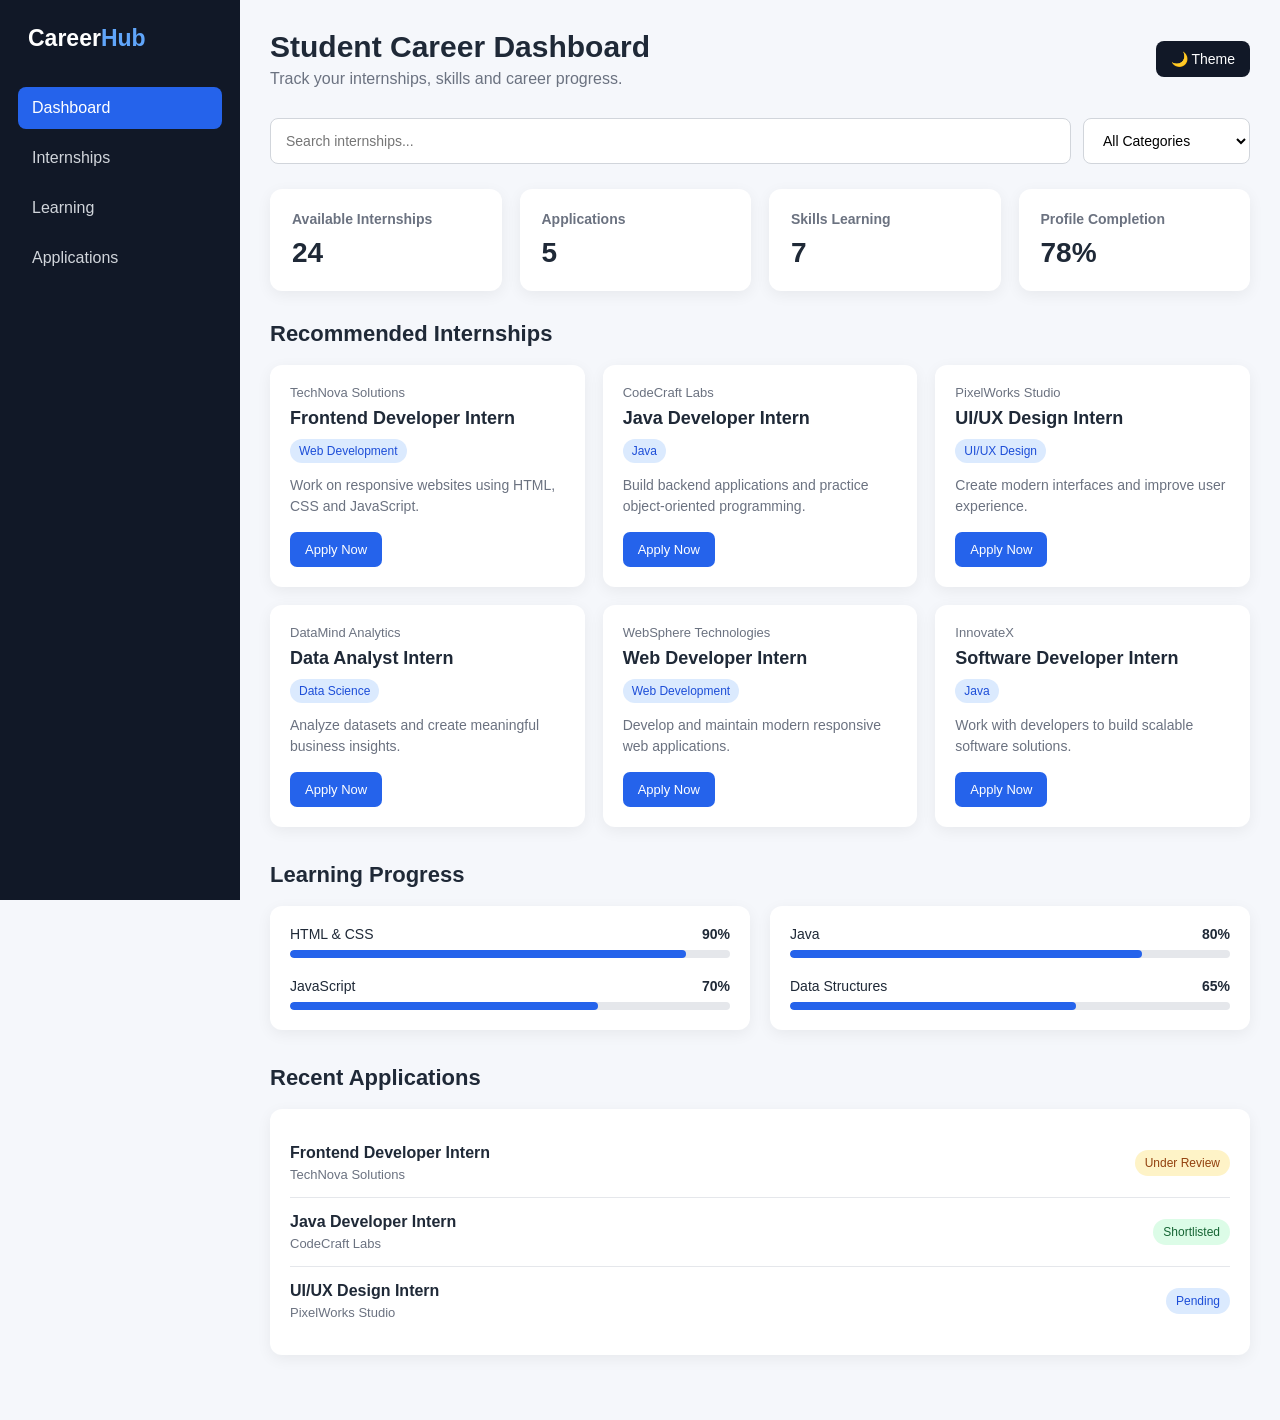
<file: projects/career-hub.html>
<!DOCTYPE html>
<html lang="en">
<head>
    <meta charset="UTF-8">
    <meta name="viewport" content="width=device-width, initial-scale=1.0">

    <title>Student Career Hub</title>

    <style>
        * {
            margin: 0;
            padding: 0;
            box-sizing: border-box;
        }

        body {
            font-family: Arial, Helvetica, sans-serif;
            background: #f5f7fb;
            color: #1f2937;
            min-height: 100vh;
        }

        body.dark {
            background: #111827;
            color: #f3f4f6;
        }

        /* SIDEBAR */

        .sidebar {
            position: fixed;
            left: 0;
            top: 0;
            width: 240px;
            height: 100vh;
            background: #111827;
            color: white;
            padding: 25px 18px;
            z-index: 100;
        }

        .logo {
            font-size: 23px;
            font-weight: bold;
            margin-bottom: 35px;
            padding-left: 10px;
        }

        .logo span {
            color: #60a5fa;
        }

        .sidebar ul {
            list-style: none;
        }

        .sidebar ul li {
            margin: 8px 0;
        }

        .sidebar ul li a {
            display: block;
            padding: 12px 14px;
            color: #d1d5db;
            text-decoration: none;
            border-radius: 8px;
            transition: 0.3s;
        }

        .sidebar ul li a:hover,
        .sidebar ul li a.active {
            background: #2563eb;
            color: white;
        }

        /* MAIN */

        .main {
            margin-left: 240px;
            padding: 30px;
        }

        .topbar {
            display: flex;
            justify-content: space-between;
            align-items: center;
            margin-bottom: 30px;
        }

        .topbar h1 {
            font-size: 30px;
            margin-bottom: 6px;
        }

        .topbar p {
            color: #6b7280;
        }

        body.dark .topbar p {
            color: #9ca3af;
        }

        .theme-btn {
            border: none;
            background: #111827;
            color: white;
            padding: 10px 15px;
            border-radius: 8px;
            cursor: pointer;
            font-size: 14px;
        }

        body.dark .theme-btn {
            background: #374151;
        }

        /* SEARCH */

        .search-area {
            display: flex;
            gap: 12px;
            margin-bottom: 25px;
        }

        .search-area input,
        .search-area select {
            padding: 13px 15px;
            border: 1px solid #d1d5db;
            border-radius: 8px;
            background: white;
            outline: none;
            font-size: 14px;
        }

        .search-area input {
            flex: 1;
        }

        body.dark .search-area input,
        body.dark .search-area select {
            background: #1f2937;
            color: white;
            border-color: #374151;
        }

        /* STATS */

        .stats {
            display: grid;
            grid-template-columns: repeat(4, 1fr);
            gap: 18px;
            margin-bottom: 30px;
        }

        .stat-card {
            background: white;
            padding: 22px;
            border-radius: 12px;
            box-shadow: 0 4px 15px rgba(0, 0, 0, 0.06);
        }

        body.dark .stat-card {
            background: #1f2937;
        }

        .stat-card h3 {
            color: #6b7280;
            font-size: 14px;
            margin-bottom: 10px;
        }

        body.dark .stat-card h3 {
            color: #9ca3af;
        }

        .stat-card strong {
            font-size: 28px;
        }

        /* SECTION */

        .section {
            margin-bottom: 35px;
        }

        .section-header {
            display: flex;
            justify-content: space-between;
            align-items: center;
            margin-bottom: 18px;
        }

        .section-header h2 {
            font-size: 22px;
        }

        /* INTERNSHIPS */

        .internship-grid {
            display: grid;
            grid-template-columns: repeat(3, 1fr);
            gap: 18px;
        }

        .internship-card {
            background: white;
            border-radius: 12px;
            padding: 20px;
            box-shadow: 0 4px 15px rgba(0, 0, 0, 0.06);
            transition: 0.3s;
        }

        .internship-card:hover {
            transform: translateY(-4px);
        }

        body.dark .internship-card {
            background: #1f2937;
        }

        .company {
            font-size: 13px;
            color: #6b7280;
            margin-bottom: 8px;
        }

        body.dark .company {
            color: #9ca3af;
        }

        .internship-card h3 {
            margin-bottom: 10px;
            font-size: 18px;
        }

        .tag {
            display: inline-block;
            background: #dbeafe;
            color: #1d4ed8;
            padding: 5px 9px;
            border-radius: 20px;
            font-size: 12px;
            margin-bottom: 12px;
        }

        .internship-card p {
            color: #6b7280;
            font-size: 14px;
            line-height: 1.5;
            margin-bottom: 15px;
        }

        body.dark .internship-card p {
            color: #d1d5db;
        }

        .apply-btn {
            border: none;
            background: #2563eb;
            color: white;
            padding: 10px 15px;
            border-radius: 7px;
            cursor: pointer;
            font-size: 13px;
            transition: 0.3s;
        }

        .apply-btn:hover {
            background: #1d4ed8;
        }

        .apply-btn.applied {
            background: #16a34a;
            cursor: default;
        }

        /* LEARNING */

        .learning-grid {
            display: grid;
            grid-template-columns: 1fr 1fr;
            gap: 20px;
        }

        .learning-card {
            background: white;
            padding: 20px;
            border-radius: 12px;
            box-shadow: 0 4px 15px rgba(0, 0, 0, 0.06);
        }

        body.dark .learning-card {
            background: #1f2937;
        }

        .learning-item {
            margin-bottom: 20px;
        }

        .learning-item:last-child {
            margin-bottom: 0;
        }

        .learning-title {
            display: flex;
            justify-content: space-between;
            margin-bottom: 8px;
            font-size: 14px;
        }

        .progress {
            height: 8px;
            background: #e5e7eb;
            border-radius: 20px;
            overflow: hidden;
        }

        body.dark .progress {
            background: #374151;
        }

        .progress-bar {
            height: 100%;
            background: #2563eb;
            border-radius: 20px;
        }

        /* APPLICATIONS */

        .applications {
            background: white;
            border-radius: 12px;
            padding: 20px;
            box-shadow: 0 4px 15px rgba(0, 0, 0, 0.06);
        }

        body.dark .applications {
            background: #1f2937;
        }

        .application-row {
            display: flex;
            justify-content: space-between;
            align-items: center;
            padding: 15px 0;
            border-bottom: 1px solid #e5e7eb;
        }

        body.dark .application-row {
            border-bottom-color: #374151;
        }

        .application-row:last-child {
            border-bottom: none;
        }

        .application-info h4 {
            margin-bottom: 5px;
        }

        .application-info p {
            font-size: 13px;
            color: #6b7280;
        }

        body.dark .application-info p {
            color: #9ca3af;
        }

        .status {
            padding: 6px 10px;
            border-radius: 20px;
            font-size: 12px;
        }

        .status.review {
            background: #fef3c7;
            color: #92400e;
        }

        .status.shortlisted {
            background: #dcfce7;
            color: #166534;
        }

        .status.pending {
            background: #dbeafe;
            color: #1d4ed8;
        }

        /* EMPTY SEARCH */

        .no-results {
            display: none;
            background: white;
            padding: 30px;
            text-align: center;
            border-radius: 12px;
            color: #6b7280;
        }

        body.dark .no-results {
            background: #1f2937;
            color: #9ca3af;
        }

        /* MOBILE */

        @media (max-width: 1100px) {
            .internship-grid {
                grid-template-columns: repeat(2, 1fr);
            }

            .stats {
                grid-template-columns: repeat(2, 1fr);
            }
        }

        @media (max-width: 800px) {
            .sidebar {
                width: 190px;
            }

            .main {
                margin-left: 190px;
                padding: 20px;
            }

            .learning-grid {
                grid-template-columns: 1fr;
            }
        }

        @media (max-width: 650px) {
            .sidebar {
                position: relative;
                width: 100%;
                height: auto;
                padding: 15px;
            }

            .logo {
                margin-bottom: 15px;
            }

            .sidebar ul {
                display: flex;
                flex-wrap: wrap;
                gap: 5px;
            }

            .sidebar ul li {
                margin: 0;
            }

            .sidebar ul li a {
                padding: 9px 10px;
                font-size: 13px;
            }

            .main {
                margin-left: 0;
                padding: 18px;
            }

            .topbar {
                align-items: flex-start;
                gap: 15px;
            }

            .topbar h1 {
                font-size: 24px;
            }

            .stats {
                grid-template-columns: 1fr 1fr;
                gap: 12px;
            }

            .stat-card {
                padding: 16px;
            }

            .stat-card strong {
                font-size: 23px;
            }

            .search-area {
                flex-direction: column;
            }

            .internship-grid {
                grid-template-columns: 1fr;
            }
        }

        @media (max-width: 450px) {
            .stats {
                grid-template-columns: 1fr;
            }

            .application-row {
                align-items: flex-start;
                gap: 10px;
                flex-direction: column;
            }

            .theme-btn {
                padding: 8px 10px;
            }
        }
    </style>
</head>

<body>

    <!-- SIDEBAR -->

    <aside class="sidebar">

        <div class="logo">
            Career<span>Hub</span>
        </div>

        <ul>
            <li>
                <a href="#dashboard" class="active">Dashboard</a>
            </li>

            <li>
                <a href="#internships">Internships</a>
            </li>

            <li>
                <a href="#learning">Learning</a>
            </li>

            <li>
                <a href="#applications">Applications</a>
            </li>
        </ul>

    </aside>


    <!-- MAIN CONTENT -->

    <main class="main">

        <!-- TOPBAR -->

        <div class="topbar" id="dashboard">

            <div>
                <h1>Student Career Dashboard</h1>
                <p>Track your internships, skills and career progress.</p>
            </div>

            <button class="theme-btn" onclick="toggleTheme()">
                🌙 Theme
            </button>

        </div>


        <!-- SEARCH -->

        <div class="search-area">

            <input
                type="text"
                id="searchInput"
                placeholder="Search internships..."
            >

            <select id="categoryFilter">

                <option value="all">
                    All Categories
                </option>

                <option value="web">
                    Web Development
                </option>

                <option value="java">
                    Java
                </option>

                <option value="design">
                    UI/UX Design
                </option>

                <option value="data">
                    Data Science
                </option>

            </select>

        </div>


        <!-- STATS -->

        <section class="stats">

            <div class="stat-card">

                <h3>Available Internships</h3>

                <strong>24</strong>

            </div>


            <div class="stat-card">

                <h3>Applications</h3>

                <strong id="applicationCount">
                    5
                </strong>

            </div>


            <div class="stat-card">

                <h3>Skills Learning</h3>

                <strong>7</strong>

            </div>


            <div class="stat-card">

                <h3>Profile Completion</h3>

                <strong>78%</strong>

            </div>

        </section>


        <!-- INTERNSHIPS -->

        <section class="section" id="internships">

            <div class="section-header">

                <h2>Recommended Internships</h2>

            </div>


            <div class="internship-grid" id="internshipGrid">


                <!-- CARD 1 -->

                <div
                    class="internship-card"
                    data-category="web"
                >

                    <div class="company">
                        TechNova Solutions
                    </div>

                    <h3>
                        Frontend Developer Intern
                    </h3>

                    <span class="tag">
                        Web Development
                    </span>

                    <p>
                        Work on responsive websites using
                        HTML, CSS and JavaScript.
                    </p>

                    <button
                        class="apply-btn"
                        onclick="applyInternship(this)"
                    >
                        Apply Now
                    </button>

                </div>


                <!-- CARD 2 -->

                <div
                    class="internship-card"
                    data-category="java"
                >

                    <div class="company">
                        CodeCraft Labs
                    </div>

                    <h3>
                        Java Developer Intern
                    </h3>

                    <span class="tag">
                        Java
                    </span>

                    <p>
                        Build backend applications and
                        practice object-oriented programming.
                    </p>

                    <button
                        class="apply-btn"
                        onclick="applyInternship(this)"
                    >
                        Apply Now
                    </button>

                </div>


                <!-- CARD 3 -->

                <div
                    class="internship-card"
                    data-category="design"
                >

                    <div class="company">
                        PixelWorks Studio
                    </div>

                    <h3>
                        UI/UX Design Intern
                    </h3>

                    <span class="tag">
                        UI/UX Design
                    </span>

                    <p>
                        Create modern interfaces and
                        improve user experience.
                    </p>

                    <button
                        class="apply-btn"
                        onclick="applyInternship(this)"
                    >
                        Apply Now
                    </button>

                </div>


                <!-- CARD 4 -->

                <div
                    class="internship-card"
                    data-category="data"
                >

                    <div class="company">
                        DataMind Analytics
                    </div>

                    <h3>
                        Data Analyst Intern
                    </h3>

                    <span class="tag">
                        Data Science
                    </span>

                    <p>
                        Analyze datasets and create
                        meaningful business insights.
                    </p>

                    <button
                        class="apply-btn"
                        onclick="applyInternship(this)"
                    >
                        Apply Now
                    </button>

                </div>


                <!-- CARD 5 -->

                <div
                    class="internship-card"
                    data-category="web"
                >

                    <div class="company">
                        WebSphere Technologies
                    </div>

                    <h3>
                        Web Developer Intern
                    </h3>

                    <span class="tag">
                        Web Development
                    </span>

                    <p>
                        Develop and maintain modern
                        responsive web applications.
                    </p>

                    <button
                        class="apply-btn"
                        onclick="applyInternship(this)"
                    >
                        Apply Now
                    </button>

                </div>


                <!-- CARD 6 -->

                <div
                    class="internship-card"
                    data-category="java"
                >

                    <div class="company">
                        InnovateX
                    </div>

                    <h3>
                        Software Developer Intern
                    </h3>

                    <span class="tag">
                        Java
                    </span>

                    <p>
                        Work with developers to build
                        scalable software solutions.
                    </p>

                    <button
                        class="apply-btn"
                        onclick="applyInternship(this)"
                    >
                        Apply Now
                    </button>

                </div>

            </div>


            <div
                class="no-results"
                id="noResults"
            >
                No internships found.
            </div>

        </section>


        <!-- LEARNING -->

        <section
            class="section"
            id="learning"
        >

            <div class="section-header">

                <h2>Learning Progress</h2>

            </div>


            <div class="learning-grid">


                <div class="learning-card">

                    <div class="learning-item">

                        <div class="learning-title">

                            <span>
                                HTML & CSS
                            </span>

                            <strong>
                                90%
                            </strong>

                        </div>

                        <div class="progress">

                            <div
                                class="progress-bar"
                                style="width: 90%;"
                            ></div>

                        </div>

                    </div>


                    <div class="learning-item">

                        <div class="learning-title">

                            <span>
                                JavaScript
                            </span>

                            <strong>
                                70%
                            </strong>

                        </div>

                        <div class="progress">

                            <div
                                class="progress-bar"
                                style="width: 70%;"
                            ></div>

                        </div>

                    </div>

                </div>


                <div class="learning-card">

                    <div class="learning-item">

                        <div class="learning-title">

                            <span>
                                Java
                            </span>

                            <strong>
                                80%
                            </strong>

                        </div>

                        <div class="progress">

                            <div
                                class="progress-bar"
                                style="width: 80%;"
                            ></div>

                        </div>

                    </div>


                    <div class="learning-item">

                        <div class="learning-title">

                            <span>
                                Data Structures
                            </span>

                            <strong>
                                65%
                            </strong>

                        </div>

                        <div class="progress">

                            <div
                                class="progress-bar"
                                style="width: 65%;"
                            ></div>

                        </div>

                    </div>

                </div>

            </div>

        </section>


        <!-- APPLICATIONS -->

        <section
            class="section"
            id="applications"
        >

            <div class="section-header">

                <h2>Recent Applications</h2>

            </div>


            <div class="applications">


                <div class="application-row">

                    <div class="application-info">

                        <h4>
                            Frontend Developer Intern
                        </h4>

                        <p>
                            TechNova Solutions
                        </p>

                    </div>

                    <span class="status review">
                        Under Review
                    </span>

                </div>


                <div class="application-row">

                    <div class="application-info">

                        <h4>
                            Java Developer Intern
                        </h4>

                        <p>
                            CodeCraft Labs
                        </p>

                    </div>

                    <span class="status shortlisted">
                        Shortlisted
                    </span>

                </div>


                <div class="application-row">

                    <div class="application-info">

                        <h4>
                            UI/UX Design Intern
                        </h4>

                        <p>
                            PixelWorks Studio
                        </p>

                    </div>

                    <span class="status pending">
                        Pending
                    </span>

                </div>


            </div>

        </section>

    </main>


    <!-- JAVASCRIPT -->

    <script>

        /* APPLICATION COUNT */

        let applications =
            Number(
                localStorage.getItem("careerApplications")
            ) || 5;


        document.getElementById(
            "applicationCount"
        ).textContent = applications;


        /* APPLY INTERNSHIP */

        function applyInternship(button) {

            if (button.classList.contains("applied")) {
                return;
            }

            button.classList.add("applied");

            button.textContent = "Applied ✓";

            applications++;

            document.getElementById(
                "applicationCount"
            ).textContent = applications;

            localStorage.setItem(
                "careerApplications",
                applications
            );
        }


        /* SEARCH */

        const searchInput =
            document.getElementById("searchInput");

        const categoryFilter =
            document.getElementById("categoryFilter");

        const cards =
            document.querySelectorAll(".internship-card");

        const noResults =
            document.getElementById("noResults");


        function filterInternships() {

            const searchValue =
                searchInput.value.toLowerCase().trim();

            const categoryValue =
                categoryFilter.value;

            let visibleCards = 0;


            cards.forEach(function(card) {

                const text =
                    card.innerText.toLowerCase();

                const category =
                    card.getAttribute("data-category");


                const matchesSearch =
                    text.includes(searchValue);

                const matchesCategory =
                    categoryValue === "all" ||
                    category === categoryValue;


                if (
                    matchesSearch &&
                    matchesCategory
                ) {

                    card.style.display = "";

                    visibleCards++;

                } else {

                    card.style.display = "none";

                }

            });


            if (visibleCards === 0) {

                noResults.style.display = "block";

            } else {

                noResults.style.display = "none";

            }

        }


        searchInput.addEventListener(
            "input",
            filterInternships
        );


        categoryFilter.addEventListener(
            "change",
            filterInternships
        );


        /* DARK / LIGHT THEME */

        function toggleTheme() {

            document.body.classList.toggle("dark");

            const isDark =
                document.body.classList.contains("dark");

            localStorage.setItem(
                "careerTheme",
                isDark ? "dark" : "light"
            );

        }


        /* LOAD SAVED THEME */

        const savedTheme =
            localStorage.getItem("careerTheme");


        if (savedTheme === "dark") {

            document.body.classList.add("dark");

        }

    </script>

</body>
</html>
</file>
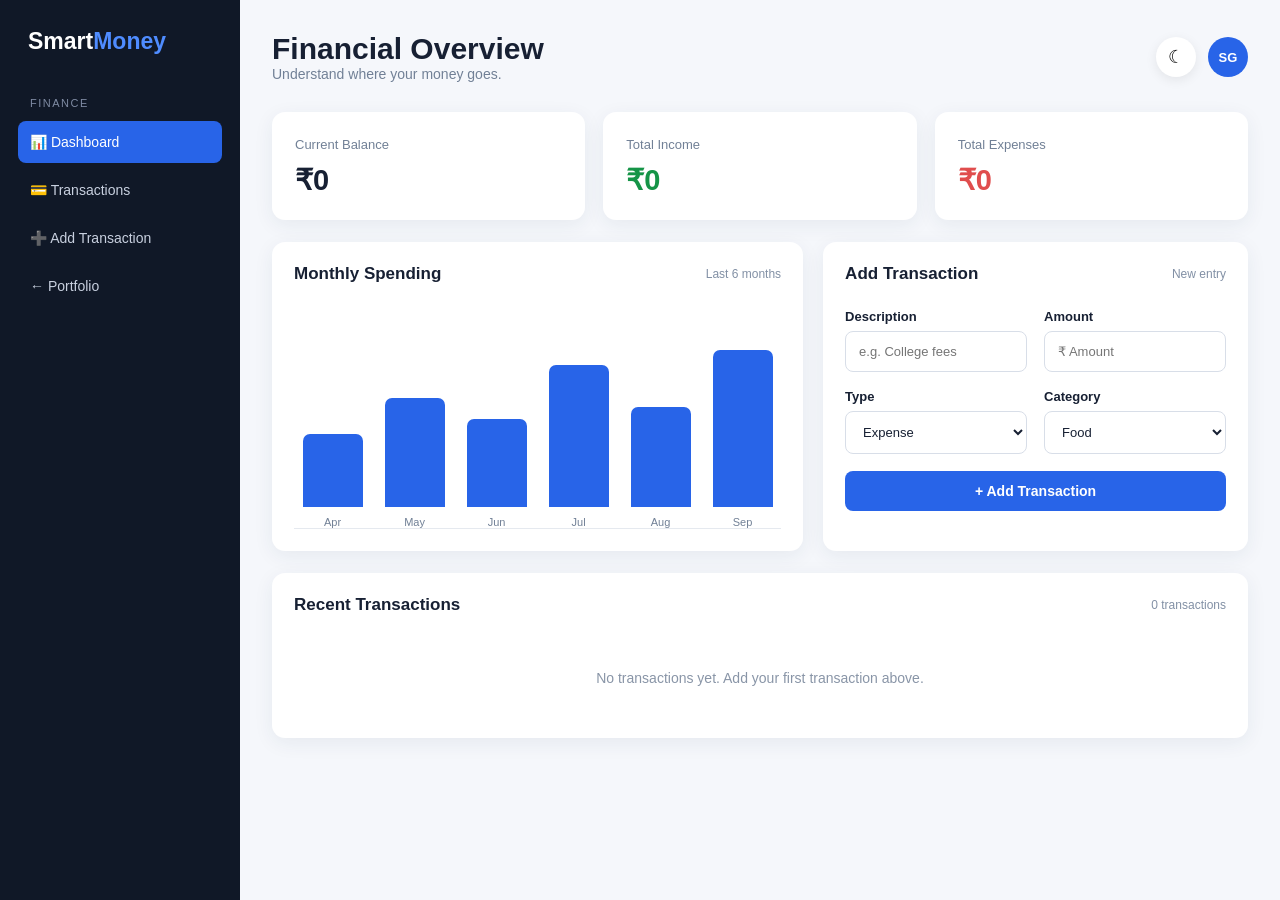
<file: projects/expense.html>
<!DOCTYPE html>
<html lang="en">
<head>
    <meta charset="UTF-8">
    <meta name="viewport" content="width=device-width, initial-scale=1.0">

    <title>Smart Expense Manager | Sanket</title>

    <style>
        * {
            margin: 0;
            padding: 0;
            box-sizing: border-box;
        }

        html {
            scroll-behavior: smooth;
        }

        body {
            font-family: Arial, Helvetica, sans-serif;
            background: #f5f7fb;
            color: #172033;
            min-height: 100vh;
        }

        body.dark {
            background: #101722;
            color: #f5f7fb;
        }

        /* =========================
           SIDEBAR
        ========================== */

        .sidebar {
            position: fixed;
            left: 0;
            top: 0;
            width: 240px;
            height: 100vh;
            background: #101827;
            color: white;
            padding: 28px 18px;
            z-index: 1000;
        }

        .logo {
            font-size: 23px;
            font-weight: 700;
            padding: 0 10px;
            margin-bottom: 42px;
        }

        .logo span {
            color: #4f8cff;
        }

        .menu-title {
            font-size: 11px;
            color: #7f8ba3;
            letter-spacing: 1.5px;
            padding: 0 12px;
            margin-bottom: 12px;
        }

        .menu {
            display: flex;
            flex-direction: column;
            gap: 6px;
        }

        .menu a {
            text-decoration: none;
            color: #c8d0df;
            padding: 13px 12px;
            border-radius: 8px;
            transition: 0.25s;
            font-size: 14px;
        }

        .menu a:hover,
        .menu a.active {
            background: #2864e8;
            color: white;
        }

        /* =========================
           MAIN
        ========================== */

        .main {
            margin-left: 240px;
            padding: 32px;
            max-width: 1500px;
        }

        .topbar {
            display: flex;
            justify-content: space-between;
            align-items: center;
            margin-bottom: 30px;
        }

        .topbar h1 {
            font-size: 30px;
            margin-bottom: 7px;
        }

        .topbar p {
            color: #718096;
            font-size: 14px;
        }

        body.dark .topbar p {
            color: #9aa6ba;
        }

        .mobile-btn {
            display: none;
            border: none;
            background: #2864e8;
            color: white;
            padding: 8px 11px;
            border-radius: 7px;
            cursor: pointer;
            margin-right: 8px;
        }

        .top-actions {
            display: flex;
            align-items: center;
            gap: 12px;
        }

        .theme-btn {
            width: 40px;
            height: 40px;
            border: none;
            border-radius: 50%;
            background: white;
            box-shadow: 0 3px 12px rgba(0,0,0,0.08);
            cursor: pointer;
            font-size: 18px;
        }

        body.dark .theme-btn {
            background: #202b3c;
            color: white;
        }

        .avatar {
            width: 40px;
            height: 40px;
            border-radius: 50%;
            background: #2864e8;
            color: white;
            display: flex;
            align-items: center;
            justify-content: center;
            font-size: 13px;
            font-weight: bold;
        }

        /* =========================
           SUMMARY
        ========================== */

        .summary {
            display: grid;
            grid-template-columns: repeat(3, 1fr);
            gap: 18px;
            margin-bottom: 22px;
        }

        .summary-card {
            background: white;
            border-radius: 13px;
            padding: 23px;
            box-shadow: 0 5px 20px rgba(30, 50, 80, 0.07);
        }

        body.dark .summary-card {
            background: #1b2534;
        }

        .summary-card small {
            color: #718096;
            font-size: 13px;
        }

        body.dark .summary-card small {
            color: #9aa6ba;
        }

        .summary-card h2 {
            margin-top: 10px;
            font-size: 29px;
        }

        .income {
            color: #159447;
        }

        .expense {
            color: #e04d4d;
        }

        /* =========================
           DASHBOARD
        ========================== */

        .dashboard {
            display: grid;
            grid-template-columns: 1.25fr 1fr;
            gap: 20px;
            margin-bottom: 22px;
        }

        .panel {
            background: white;
            border-radius: 13px;
            padding: 22px;
            box-shadow: 0 5px 20px rgba(30, 50, 80, 0.07);
        }

        body.dark .panel {
            background: #1b2534;
        }

        .panel-header {
            display: flex;
            justify-content: space-between;
            align-items: center;
            margin-bottom: 25px;
        }

        .panel-header h3 {
            font-size: 17px;
        }

        .panel-header span {
            font-size: 12px;
            color: #8290a5;
        }

        /* =========================
           CHART
        ========================== */

        .chart {
            height: 220px;
            display: flex;
            align-items: flex-end;
            justify-content: space-around;
            gap: 15px;
            padding: 10px 5px 0;
            border-bottom: 1px solid #e5e9ef;
        }

        body.dark .chart {
            border-color: #344154;
        }

        .bar-box {
            height: 100%;
            flex: 1;
            max-width: 60px;
            display: flex;
            flex-direction: column;
            justify-content: flex-end;
            align-items: center;
            gap: 9px;
        }

        .bar {
            width: 100%;
            min-height: 15px;
            background: #2864e8;
            border-radius: 7px 7px 0 0;
            transition: 0.3s;
        }

        .bar:hover {
            background: #174fc5;
        }

        .bar-box small {
            color: #718096;
            font-size: 11px;
        }

        /* =========================
           FORM
        ========================== */

        .form-grid {
            display: grid;
            grid-template-columns: 1fr 1fr;
            gap: 17px;
        }

        .form-group {
            display: flex;
            flex-direction: column;
            gap: 7px;
        }

        .form-group.full {
            grid-column: 1 / -1;
        }

        .form-group label {
            font-size: 13px;
            font-weight: 600;
        }

        .form-group input,
        .form-group select {
            width: 100%;
            padding: 12px 13px;
            border: 1px solid #d8dee8;
            border-radius: 8px;
            outline: none;
            background: white;
            color: #172033;
            font-size: 13px;
        }

        .form-group input:focus,
        .form-group select:focus {
            border-color: #2864e8;
        }

        body.dark .form-group input,
        body.dark .form-group select {
            background: #202b3c;
            color: white;
            border-color: #3a4659;
        }

        .add-btn {
            width: 100%;
            border: none;
            background: #2864e8;
            color: white;
            padding: 12px;
            border-radius: 8px;
            cursor: pointer;
            font-size: 14px;
            font-weight: 600;
            transition: 0.25s;
        }

        .add-btn:hover {
            background: #174fc5;
        }

        /* =========================
           TRANSACTIONS
        ========================== */

        .transactions {
            margin-bottom: 30px;
        }

        .transaction-item {
            display: flex;
            align-items: center;
            justify-content: space-between;
            padding: 16px 0;
            border-bottom: 1px solid #e7ebf0;
        }

        body.dark .transaction-item {
            border-color: #344154;
        }

        .transaction-item:last-child {
            border-bottom: none;
        }

        .transaction-left {
            display: flex;
            align-items: center;
            gap: 13px;
        }

        .transaction-icon {
            width: 42px;
            height: 42px;
            border-radius: 10px;
            display: flex;
            align-items: center;
            justify-content: center;
            font-size: 18px;
            background: #edf3ff;
        }

        body.dark .transaction-icon {
            background: #263650;
        }

        .transaction-info h4 {
            font-size: 14px;
            margin-bottom: 5px;
        }

        .transaction-info p {
            color: #7a879a;
            font-size: 12px;
        }

        .transaction-right {
            display: flex;
            align-items: center;
            gap: 16px;
        }

        .transaction-amount {
            font-size: 14px;
            font-weight: 700;
        }

        .transaction-amount.income {
            color: #159447;
        }

        .transaction-amount.expense {
            color: #e04d4d;
        }

        .delete-btn {
            border: none;
            background: #fff0f0;
            color: #e04d4d;
            width: 32px;
            height: 32px;
            border-radius: 7px;
            cursor: pointer;
        }

        body.dark .delete-btn {
            background: #3b2428;
        }

        .delete-btn:hover {
            background: #e04d4d;
            color: white;
        }

        .empty {
            text-align: center;
            padding: 30px 10px;
            color: #8995a7;
            font-size: 14px;
        }

        /* =========================
           RESPONSIVE
        ========================== */

        @media (max-width: 1050px) {
            .dashboard {
                grid-template-columns: 1fr;
            }

            .summary {
                grid-template-columns: repeat(3, 1fr);
            }
        }

        @media (max-width: 800px) {
            .sidebar {
                width: 210px;
                transform: translateX(-100%);
                transition: 0.3s;
            }

            .sidebar.show {
                transform: translateX(0);
            }

            .main {
                margin-left: 0;
                padding: 22px;
            }

            .mobile-btn {
                display: inline-block;
            }

            .topbar {
                align-items: flex-start;
            }

            .summary {
                grid-template-columns: 1fr;
            }
        }

        @media (max-width: 550px) {
            .main {
                padding: 16px;
            }

            .topbar h1 {
                font-size: 23px;
            }

            .top-actions {
                gap: 7px;
            }

            .avatar {
                display: none;
            }

            .form-grid {
                grid-template-columns: 1fr;
            }

            .form-group.full {
                grid-column: auto;
            }

            .transaction-item {
                align-items: flex-start;
                gap: 12px;
            }

            .transaction-right {
                gap: 8px;
            }

            .transaction-amount {
                font-size: 13px;
            }

            .chart {
                gap: 7px;
            }
        }
    </style>
</head>


<body>

    <!-- =========================
         SIDEBAR
    ========================== -->

    <aside class="sidebar" id="sidebar">

        <div class="logo">
            Smart<span>Money</span>
        </div>

        <div class="menu-title">
            FINANCE
        </div>

        <nav class="menu">

            <a href="#" class="active">
                📊 <span>Dashboard</span>
            </a>

            <a href="#transactions">
                💳 <span>Transactions</span>
            </a>

            <a href="#add">
                ➕ <span>Add Transaction</span>
            </a>

            <a href="../index.html">
                ← <span>Portfolio</span>
            </a>

        </nav>

    </aside>


    <!-- =========================
         MAIN
    ========================== -->

    <main class="main">

        <!-- TOP BAR -->

        <div class="topbar">

            <div>

                <div>
                    <button
                        class="mobile-btn"
                        onclick="toggleSidebar()">
                        ☰
                    </button>

                    <h1 style="display:inline;">
                        Financial Overview
                    </h1>
                </div>

                <p>
                    Understand where your money goes.
                </p>

            </div>


            <div class="top-actions">

                <button
                    class="theme-btn"
                    onclick="toggleTheme()"
                    id="themeButton">
                    ☾
                </button>

                <div class="avatar">
                    SG
                </div>

            </div>

        </div>


        <!-- =========================
             SUMMARY CARDS
        ========================== -->

        <section class="summary">

            <div class="summary-card">

                <small>
                    Current Balance
                </small>

                <h2
                    class="balance"
                    id="balance">
                    ₹0
                </h2>

            </div>


            <div class="summary-card">

                <small>
                    Total Income
                </small>

                <h2
                    class="income"
                    id="income">
                    ₹0
                </h2>

            </div>


            <div class="summary-card">

                <small>
                    Total Expenses
                </small>

                <h2
                    class="expense"
                    id="expense">
                    ₹0
                </h2>

            </div>

        </section>


        <!-- =========================
             DASHBOARD GRID
        ========================== -->

        <div class="dashboard">

            <!-- MONTHLY SPENDING -->

            <section class="panel">

                <div class="panel-header">

                    <h3>
                        Monthly Spending
                    </h3>

                    <span>
                        Last 6 months
                    </span>

                </div>


                <div class="chart">

                    <div class="bar-box">
                        <div class="bar" style="height:35%"></div>
                        <small>Apr</small>
                    </div>

                    <div class="bar-box">
                        <div class="bar" style="height:52%"></div>
                        <small>May</small>
                    </div>

                    <div class="bar-box">
                        <div class="bar" style="height:42%"></div>
                        <small>Jun</small>
                    </div>

                    <div class="bar-box">
                        <div class="bar" style="height:68%"></div>
                        <small>Jul</small>
                    </div>

                    <div class="bar-box">
                        <div class="bar" style="height:48%"></div>
                        <small>Aug</small>
                    </div>

                    <div class="bar-box">
                        <div class="bar" style="height:75%"></div>
                        <small>Sep</small>
                    </div>

                </div>

            </section>


            <!-- ADD TRANSACTION -->

            <section
                class="panel"
                id="add">

                <div class="panel-header">

                    <h3>
                        Add Transaction
                    </h3>

                    <span>
                        New entry
                    </span>

                </div>


                <div class="form-grid">

                    <!-- DESCRIPTION -->

                    <div class="form-group">

                        <label>
                            Description
                        </label>

                        <input
                            type="text"
                            id="description"
                            placeholder="e.g. College fees">

                    </div>


                    <!-- AMOUNT -->

                    <div class="form-group">

                        <label>
                            Amount
                        </label>

                        <input
                            type="number"
                            id="amount"
                            placeholder="₹ Amount"
                            min="1">

                    </div>


                    <!-- TYPE -->

                    <div class="form-group">

                        <label>
                            Type
                        </label>

                        <select id="type">

                            <option value="expense">
                                Expense
                            </option>

                            <option value="income">
                                Income
                            </option>

                        </select>

                    </div>


                    <!-- CATEGORY -->

                    <div class="form-group">

                        <label>
                            Category
                        </label>

                        <select id="category">

                            <option value="Food">
                                Food
                            </option>

                            <option value="Education">
                                Education
                            </option>

                            <option value="Travel">
                                Travel
                            </option>

                            <option value="Shopping">
                                Shopping
                            </option>

                            <option value="Salary">
                                Salary
                            </option>

                            <option value="Other">
                                Other
                            </option>

                        </select>

                    </div>


                    <!-- BUTTON -->

                    <div class="form-group full">

                        <button
                            class="add-btn"
                            onclick="addTransaction()">

                            + Add Transaction

                        </button>

                    </div>

                </div>

            </section>

        </div>


        <!-- =========================
             TRANSACTIONS
        ========================== -->

        <section
            class="panel transactions"
            id="transactions">

            <div class="panel-header">

                <h3>
                    Recent Transactions
                </h3>

                <span id="transactionCount">
                    0 transactions
                </span>

            </div>


            <div id="transactionList">

                <div class="empty">
                    No transactions yet.
                    Add your first transaction above.
                </div>

            </div>

        </section>

    </main>


    <!-- =========================
         JAVASCRIPT
    ========================== -->

    <script>

        /* =========================
           DATA
        ========================== */

        let transactions =
            JSON.parse(
                localStorage.getItem("smartMoneyTransactions")
            ) || [];


        /* =========================
           DOM ELEMENTS
        ========================== */

        const balanceElement =
            document.getElementById("balance");

        const incomeElement =
            document.getElementById("income");

        const expenseElement =
            document.getElementById("expense");

        const transactionList =
            document.getElementById("transactionList");

        const transactionCount =
            document.getElementById("transactionCount");

        const descriptionInput =
            document.getElementById("description");

        const amountInput =
            document.getElementById("amount");

        const typeInput =
            document.getElementById("type");

        const categoryInput =
            document.getElementById("category");


        /* =========================
           FORMAT MONEY
        ========================== */

        function formatMoney(amount) {

            return "₹" +
                Number(amount).toLocaleString("en-IN");

        }


        /* =========================
           SAVE DATA
        ========================== */

        function saveTransactions() {

            localStorage.setItem(
                "smartMoneyTransactions",
                JSON.stringify(transactions)
            );

        }


        /* =========================
           ADD TRANSACTION
        ========================== */

        function addTransaction() {

            const description =
                descriptionInput.value.trim();

            const amount =
                Number(amountInput.value);

            const type =
                typeInput.value;

            const category =
                categoryInput.value;


            if (description === "") {

                alert("Please enter a description.");

                descriptionInput.focus();

                return;
            }


            if (!amount || amount <= 0) {

                alert("Please enter a valid amount.");

                amountInput.focus();

                return;
            }


            const transaction = {

                id: Date.now(),

                description: description,

                amount: amount,

                type: type,

                category: category,

                date: new Date().toLocaleDateString(
                    "en-IN",
                    {
                        day: "2-digit",
                        month: "short",
                        year: "numeric"
                    }
                )

            };


            transactions.unshift(transaction);

            saveTransactions();

            renderTransactions();

            updateSummary();


            descriptionInput.value = "";

            amountInput.value = "";

            typeInput.value = "expense";

            categoryInput.value = "Food";

        }


        /* =========================
           DELETE TRANSACTION
        ========================== */

        function deleteTransaction(id) {

            transactions =
                transactions.filter(
                    transaction =>
                        transaction.id !== id
                );

            saveTransactions();

            renderTransactions();

            updateSummary();

        }


        /* =========================
           ICON
        ========================== */

        function getIcon(category) {

            const icons = {

                Food: "🍔",

                Education: "🎓",

                Travel: "✈️",

                Shopping: "🛍️",

                Salary: "💰",

                Other: "📌"

            };

            return icons[category] || "📌";

        }


        /* =========================
           RENDER TRANSACTIONS
        ========================== */

        function renderTransactions() {

            transactionList.innerHTML = "";


            if (transactions.length === 0) {

                transactionList.innerHTML = `
                    <div class="empty">
                        No transactions yet.
                        Add your first transaction above.
                    </div>
                `;

                transactionCount.textContent =
                    "0 transactions";

                return;
            }


            transactionCount.textContent =
                transactions.length +
                (
                    transactions.length === 1
                        ? " transaction"
                        : " transactions"
                );


            transactions.forEach(function(transaction) {

                const item =
                    document.createElement("div");

                item.className =
                    "transaction-item";


                const sign =
                    transaction.type === "income"
                        ? "+"
                        : "-";


                item.innerHTML = `

                    <div class="transaction-left">

                        <div class="transaction-icon">
                            ${getIcon(transaction.category)}
                        </div>

                        <div class="transaction-info">

                            <h4>
                                ${escapeHTML(
                                    transaction.description
                                )}
                            </h4>

                            <p>
                                ${transaction.category}
                                •
                                ${transaction.date}
                            </p>

                        </div>

                    </div>


                    <div class="transaction-right">

                        <div class="transaction-amount
                            ${transaction.type}">

                            ${sign}
                            ${formatMoney(
                                transaction.amount
                            )}

                        </div>


                        <button
                            class="delete-btn"
                            onclick="deleteTransaction(${transaction.id})"
                            title="Delete">

                            🗑

                        </button>

                    </div>

                `;


                transactionList.appendChild(item);

            });

        }


        /* =========================
           SUMMARY
        ========================== */

        function updateSummary() {

            let totalIncome = 0;

            let totalExpense = 0;


            transactions.forEach(
                function(transaction) {

                    if (
                        transaction.type === "income"
                    ) {

                        totalIncome +=
                            transaction.amount;

                    } else {

                        totalExpense +=
                            transaction.amount;

                    }

                }
            );


            const balance =
                totalIncome - totalExpense;


            balanceElement.textContent =
                formatMoney(balance);

            incomeElement.textContent =
                formatMoney(totalIncome);

            expenseElement.textContent =
                formatMoney(totalExpense);

        }


        /* =========================
           ESCAPE HTML
        ========================== */

        function escapeHTML(value) {

            const div =
                document.createElement("div");

            div.textContent = value;

            return div.innerHTML;

        }


        /* =========================
           DARK MODE
        ========================== */

        function toggleTheme() {

            document.body.classList.toggle("dark");


            const isDark =
                document.body.classList.contains("dark");


            localStorage.setItem(
                "smartMoneyTheme",
                isDark
                    ? "dark"
                    : "light"
            );


            updateThemeButton();

        }


        function updateThemeButton() {

            const button =
                document.getElementById(
                    "themeButton"
                );


            const isDark =
                document.body.classList.contains("dark");


            button.textContent =
                isDark
                    ? "☀"
                    : "☾";

        }


        /* =========================
           LOAD THEME
        ========================== */

        const savedTheme =
            localStorage.getItem(
                "smartMoneyTheme"
            );


        if (savedTheme === "dark") {

            document.body.classList.add("dark");

        }


        updateThemeButton();


        /* =========================
           MOBILE SIDEBAR
        ========================== */

        function toggleSidebar() {

            const sidebar =
                document.getElementById(
                    "sidebar"
                );

            sidebar.classList.toggle("show");

        }


        /* CLOSE MOBILE SIDEBAR */

        document.querySelectorAll(
            ".menu a"
        ).forEach(function(link) {

            link.addEventListener(
                "click",
                function() {

                    if (
                        window.innerWidth <= 800
                    ) {

                        document
                            .getElementById("sidebar")
                            .classList
                            .remove("show");

                    }

                }
            );

        });


        /* =========================
           ENTER KEY
        ========================== */

        descriptionInput.addEventListener(
            "keydown",
            function(event) {

                if (event.key === "Enter") {

                    addTransaction();

                }

            }
        );


        amountInput.addEventListener(
            "keydown",
            function(event) {

                if (event.key === "Enter") {

                    addTransaction();

                }

            }
        );


        /* =========================
           INITIAL LOAD
        ========================== */

        renderTransactions();

        updateSummary();

    </script>

</body>
</html>
</file>
<file: style.css>
/* =========================
   BASIC RESET
========================= */

* {
    margin: 0;
    padding: 0;
    box-sizing: border-box;
}

html {
    scroll-behavior: smooth;
}

body {
    font-family: "DM Sans", sans-serif;
    background: #0d141b;
    color: #f5f1ea;
}


/* =========================
   NAVBAR
========================= */

.navbar {
    width: 100%;
    height: 80px;
    display: flex;
    align-items: center;
    justify-content: space-between;
    padding: 0 7%;
    position: fixed;
    top: 0;
    left: 0;
    z-index: 100;
    background: rgba(13, 20, 27, 0.88);
    backdrop-filter: blur(12px);
}

.logo {
    font-family: "Kalam", cursive;
    font-size: 32px;
    font-weight: 700;
    color: white;
    text-decoration: none;
}

.logo span {
    color: #eebd82;
}

.navbar nav {
    display: flex;
    gap: 35px;
}

.navbar nav a {
    color: #ddd;
    text-decoration: none;
    font-size: 15px;
    transition: 0.3s;
}

.navbar nav a:hover {
    color: #efbd83;
}

.connect-btn {
    text-decoration: none;
    color: #171717;
    background: #efc58f;
    padding: 13px 22px;
    border-radius: 30px;
    font-weight: 600;
    transition: 0.3s;
}

.connect-btn:hover {
    transform: translateY(-3px);
}


/* =========================
   HERO
========================= */

.hero {
    min-height: 100vh;
    display: flex;
    align-items: center;
    justify-content: space-between;
    padding: 120px 8% 70px;
    overflow: hidden;
}

.hero-content {
    width: 53%;
}

.small-heading {
    font-size: 18px;
    letter-spacing: 5px;
    margin-bottom: 15px;
    color: #d6d1ca;
}

.hero h1 {
    font-size: clamp(55px, 7vw, 95px);
    line-height: 0.95;
    margin-bottom: 25px;
    letter-spacing: -4px;
}

.hero h1 span {
    color: #efbd83;
    position: relative;
}

.hero h1 span::after {
    content: "";
    position: absolute;
    height: 3px;
    width: 90%;
    background: #efbd83;
    left: 5%;
    bottom: -8px;
    transform: rotate(-2deg);
}

.hero h2 {
    font-size: 28px;
    line-height: 1.4;
    font-weight: 500;
    color: #d9d9d9;
    margin-bottom: 25px;
}

.hero h2 em {
    font-family: "Kalam", cursive;
    color: #efbd83;
    font-size: 34px;
    font-style: normal;
}

.intro {
    max-width: 600px;
    color: #aaaeb3;
    font-size: 17px;
    line-height: 1.7;
    margin-bottom: 35px;
}


/* =========================
   BUTTONS
========================= */

.hero-buttons {
    display: flex;
    gap: 18px;
    margin-bottom: 30px;
}

.primary-btn,
.secondary-btn {
    padding: 15px 24px;
    border-radius: 30px;
    text-decoration: none;
    transition: 0.3s;
}

.primary-btn {
    background: #efbd83;
    color: #171717;
    font-weight: 600;
}

.secondary-btn {
    border: 1px solid #777;
    color: white;
}

.primary-btn:hover,
.secondary-btn:hover {
    transform: translateY(-4px);
}


/* =========================
   SOCIAL
========================= */

.social-links {
    display: flex;
    gap: 12px;
}

.social-links a {
    width: 42px;
    height: 42px;
    border-radius: 50%;
    display: flex;
    align-items: center;
    justify-content: center;
    text-decoration: none;
    color: white;
    background: #18232d;
    font-size: 13px;
    transition: 0.3s;
}

.social-links a:hover {
    background: #efbd83;
    color: #111;
    transform: translateY(-4px);
}


/* =========================
   CREATIVE VISUAL
========================= */

.hero-visual {
    width: 42%;
    min-height: 520px;
    position: relative;
    display: flex;
    align-items: center;
    justify-content: center;
}


/* PHOTO PLACEHOLDER */

.photo-placeholder {
    width: 370px;
    height: 450px;
    border-radius: 45% 45% 12% 12%;
    background: linear-gradient(
        145deg,
        #4a4037,
        #191f25
    );
    display: flex;
    align-items: center;
    justify-content: center;
    position: relative;
    box-shadow: 0 25px 80px rgba(0, 0, 0, 0.5);
    transform: rotate(2deg);
}
.photo-placeholder {
    overflow: hidden;
}

.photo-placeholder img {
    width: 100%;
    height: 100%;
    object-fit: cover;
    display: block;
}

.photo-placeholder::before {
    content: "";
    position: absolute;
    inset: -15px;
    border: 2px dashed #62594f;
    border-radius: inherit;
    z-index: -1;
}

.photo-placeholder div {
    text-align: center;
    color: #aaa;
}

.photo-placeholder span {
    display: block;
    font-size: 13px;
    letter-spacing: 4px;
}

.photo-placeholder strong {
    display: block;
    font-size: 35px;
    color: #efbd83;
}

.photo-placeholder small {
    display: block;
    margin-top: 8px;
}


/* =========================
   HANDWRITTEN NOTES
========================= */

.scribble-note {
    position: absolute;
    top: 15px;
    left: 0;
    font-family: "Kalam", cursive;
    font-size: 25px;
    color: #eee;
    transform: rotate(-8deg);
    z-index: 5;
}

.scribble-note span {
    display: block;
    font-size: 40px;
    margin-left: 80px;
}

.code-note {
    position: absolute;
    right: 5px;
    top: 90px;
    font-family: "Kalam", cursive;
    font-size: 38px;
    color: #ddd;
    transform: rotate(5deg);
}

.code-note span {
    display: block;
    font-size: 18px;
    line-height: 1.3;
}

.side-note {
    position: absolute;
    right: -5px;
    bottom: 65px;
    font-family: "Kalam", cursive;
    font-size: 20px;
    color: #c7c2bc;
    transform: rotate(5deg);
}


/* =========================
   NEXT SECTION
========================= */

.next-section {
    min-height: 300px;
    display: flex;
    align-items: center;
    justify-content: center;
    background: #111b24;
    color: #efbd83;
    font-family: "Kalam", cursive;
    font-size: 30px;
}


/* =========================
   MOBILE
========================= */

@media (max-width: 900px) {

    .navbar nav {
        display: none;
    }

    .connect-btn {
        padding: 10px 16px;
        font-size: 13px;
    }

    .hero {
        flex-direction: column;
        padding-top: 130px;
    }

    .hero-content {
        width: 100%;
        text-align: center;
    }

    .hero-buttons {
        justify-content: center;
    }

    .social-links {
        justify-content: center;
    }

    .hero-visual {
        width: 100%;
        margin-top: 60px;
    }

    .photo-placeholder {
        width: 280px;
        height: 350px;
    }

    .scribble-note {
        left: 5%;
    }

    .code-note {
        right: 3%;
    }
}

@media (max-width: 500px) {

    .navbar {
        padding: 0 5%;
    }

    .logo {
        font-size: 27px;
    }

    .hero h1 {
        font-size: 55px;
        letter-spacing: -2px;
    }

    .hero h2 {
        font-size: 22px;
    }

    .hero h2 em {
        font-size: 28px;
    }

    .intro {
        font-size: 15px;
    }

    .hero-buttons {
        flex-direction: column;
        align-items: center;
    }

    .hero-visual {
        min-height: 430px;
    }

    .photo-placeholder {
        width: 250px;
        height: 320px;
    }

    .scribble-note {
        font-size: 19px;
    }

    .code-note {
        font-size: 28px;
    }
}


/* =========================
   ABOUT SECTION
========================= */

.about-section {
    padding: 110px 8%;
    background: #111a23;
}

.section-label {
    display: inline-block;
    padding: 7px 16px;
    border: 1px solid #756957;
    border-radius: 30px;
    color: #efbd83;
    font-size: 12px;
    letter-spacing: 2px;
    margin-bottom: 25px;
}

.about-grid {
    display: grid;
    grid-template-columns: 1fr 1fr;
    gap: 80px;
    align-items: center;
}

.about-text h2,
.skills-area h2 {
    font-size: clamp(42px, 5vw, 65px);
    line-height: 1;
    margin-bottom: 30px;
}

.about-text h2 span,
.skills-area h2 span {
    color: #efbd83;
    font-family: "Kalam", cursive;
    font-weight: 400;
}

.about-text > p {
    color: #aeb4ba;
    font-size: 17px;
    line-height: 1.8;
    max-width: 620px;
    margin-bottom: 18px;
}


/* ABOUT CARDS */

.about-cards {
    display: flex;
    gap: 18px;
    margin-top: 35px;
}

.info-card {
    display: flex;
    align-items: center;
    gap: 14px;
    padding: 18px;
    border: 1px solid #303b45;
    border-radius: 14px;
    background: #151f28;
    flex: 1;
}

.info-icon {
    width: 45px;
    height: 45px;
    border-radius: 12px;
    display: flex;
    align-items: center;
    justify-content: center;
    background: #24313c;
    font-size: 20px;
}

.info-card strong {
    display: block;
    font-size: 14px;
    margin-bottom: 5px;
}

.info-card small {
    color: #899198;
    font-size: 12px;
}


/* =========================
   CODE CARD
========================= */

.about-visual {
    display: flex;
    justify-content: center;
}

.desk-card {
    width: 440px;
    min-height: 360px;
    position: relative;
    padding: 25px;
    background: #0d141b;
    border: 1px solid #394650;
    border-radius: 18px;
    box-shadow: 20px 20px 0 #202d37;
    transform: rotate(2deg);
}

.window-top {
    display: flex;
    gap: 7px;
    margin-bottom: 35px;
}

.window-top span {
    width: 10px;
    height: 10px;
    border-radius: 50%;
    background: #606b73;
}

.code-lines {
    font-family: monospace;
    line-height: 2;
    color: #c7cdd2;
    font-size: 15px;
}

.code-lines span {
    color: #626c73;
    margin-right: 15px;
}

.code-lines b {
    color: #efbd83;
}

.hand-note {
    position: absolute;
    right: -35px;
    bottom: -40px;
    padding: 15px 20px;
    background: #efbd83;
    color: #161616;
    font-family: "Kalam", cursive;
    font-size: 18px;
    transform: rotate(-7deg);
    box-shadow: 5px 8px 0 #090e12;
}

.hand-note span {
    font-size: 13px;
}


/* =========================
   SKILLS
========================= */

.skills-area {
    margin-top: 130px;
}

.skills-area h2 {
    margin-bottom: 45px;
}

.skills-grid {
    display: grid;
    grid-template-columns: repeat(3, 1fr);
    gap: 18px;
}

.skill-card {
    position: relative;
    padding: 28px;
    min-height: 210px;
    background: #151f28;
    border: 1px solid #303c46;
    border-radius: 16px;
    transition: 0.3s;
}

.skill-card:hover {
    transform: translateY(-7px);
    border-color: #efbd83;
}

.skill-number {
    color: #68737b;
    font-size: 12px;
    margin-bottom: 25px;
}

.skill-card h3 {
    font-size: 22px;
    margin-bottom: 12px;
}

.skill-card p {
    color: #8f999f;
    font-size: 14px;
    line-height: 1.6;
    margin-bottom: 25px;
}

.skill-line {
    width: 100%;
    height: 4px;
    background: #29343d;
    border-radius: 10px;
    overflow: hidden;
}

.skill-line span {
    display: block;
    height: 100%;
    background: #efbd83;
    border-radius: inherit;
}

.special-skill {
    background: #19242d;
}


/* =========================
   ABOUT MOBILE
========================= */

@media (max-width: 900px) {

    .about-grid {
        grid-template-columns: 1fr;
        gap: 60px;
    }

    .about-text {
        text-align: center;
    }

    .about-text > p {
        margin-left: auto;
        margin-right: auto;
    }

    .about-cards {
        flex-direction: column;
    }

    .skills-grid {
        grid-template-columns: repeat(2, 1fr);
    }

    .about-visual {
        margin-top: 20px;
    }
}

@media (max-width: 550px) {

    .about-section {
        padding: 80px 6%;
    }

    .about-text h2,
    .skills-area h2 {
        font-size: 42px;
    }

    .desk-card {
        width: 100%;
        min-height: 330px;
    }

    .skills-grid {
        grid-template-columns: 1fr;
    }

    .hand-note {
        right: -15px;
        bottom: -25px;
    }
}


/* =========================
   PROJECTS SECTION
========================= */

.projects-section {
    padding: 120px 8%;
    background: #0d141b;
    position: relative;
}


/* HEADING */

.projects-heading {
    display: flex;
    justify-content: space-between;
    align-items: flex-end;
    gap: 40px;
    margin-bottom: 55px;
}

.projects-heading h2 {
    font-size: clamp(45px, 5vw, 70px);
    line-height: 1;
    margin: 0;
}

.projects-heading h2 span {
    color: #efbd83;
    font-family: "Kalam", cursive;
    font-weight: 400;
}

.projects-heading > p {
    max-width: 360px;
    color: #8f999f;
    line-height: 1.7;
    font-size: 15px;
}


/* PROJECT GRID */

.projects-grid {
    display: grid;
    grid-template-columns: repeat(2, 1fr);
    gap: 22px;
}


/* PROJECT CARD */

.project-card {
    position: relative;
    min-height: 390px;
    padding: 30px;
    background: #151f28;
    border: 1px solid #303c46;
    border-radius: 18px;
    overflow: hidden;
    transition:
        transform 0.35s ease,
        border-color 0.35s ease,
        box-shadow 0.35s ease;
}

.project-card:hover {
    transform: translateY(-8px);
    border-color: #efbd83;
    box-shadow: 0 20px 50px rgba(0, 0, 0, 0.25);
}


/* CARD TOP */

.project-top {
    display: flex;
    justify-content: space-between;
    align-items: center;
    margin-bottom: 35px;
}

.project-number {
    color: #657079;
    font-size: 13px;
    font-family: monospace;
}

.project-status {
    padding: 6px 10px;
    border-radius: 20px;
    background: #26382f;
    color: #91c7a4;
    font-size: 10px;
    letter-spacing: 1px;
    font-weight: 600;
}

.project-status.concept {
    background: #393329;
    color: #e2bb80;
}

.project-status.learning {
    background: #303329;
    color: #c5cb83;
}

.project-status.idea {
    background: #302c38;
    color: #c5a5d8;
}


/* PROJECT ICON */

.project-icon {
    width: 62px;
    height: 62px;
    display: flex;
    align-items: center;
    justify-content: center;
    border-radius: 16px;
    background: #202d37;
    font-size: 27px;
    margin-bottom: 25px;
    transition: 0.3s;
}

.project-card:hover .project-icon {
    transform: rotate(-5deg) scale(1.08);
    background: #293945;
}


/* TITLE */

.project-card h3 {
    font-size: 27px;
    margin-bottom: 13px;
}


/* DESCRIPTION */

.project-card > p {
    color: #909aa1;
    font-size: 14px;
    line-height: 1.7;
    max-width: 480px;
}


/* TECH STACK */

.tech-stack {
    display: flex;
    flex-wrap: wrap;
    gap: 8px;
    margin-top: 25px;
}

.tech-stack span {
    padding: 6px 10px;
    border: 1px solid #394650;
    border-radius: 20px;
    color: #b9c0c5;
    font-size: 11px;
}


/* BOTTOM */

.project-bottom {
    position: absolute;
    left: 30px;
    right: 30px;
    bottom: 25px;
    display: flex;
    align-items: center;
    justify-content: space-between;
    padding-top: 18px;
    border-top: 1px solid #29353f;
}

.project-bottom span {
    color: #5f6a72;
    font-size: 11px;
    font-family: monospace;
}

.project-bottom a {
    color: #efbd83;
    text-decoration: none;
    font-size: 13px;
    transition: 0.3s;
}

.project-bottom a:hover {
    letter-spacing: 0.5px;
}


/* FEATURED CARD */

.featured-project {
    background: linear-gradient(
        145deg,
        #192630,
        #121b23
    );
}


/* NEXT IDEA */

.idea-card {
    border-style: dashed;
}

.idea-card .project-icon {
    border-radius: 50%;
}


/* =========================
   PROJECT MOBILE
========================= */

@media (max-width: 850px) {

    .projects-heading {
        flex-direction: column;
        align-items: flex-start;
    }

    .projects-grid {
        grid-template-columns: 1fr;
    }
}

@media (max-width: 550px) {

    .projects-section {
        padding: 80px 6%;
    }

    .projects-heading h2 {
        font-size: 45px;
    }

    .project-card {
        min-height: 420px;
        padding: 24px;
    }

    .project-bottom {
        left: 24px;
        right: 24px;
    }
}
/* ================= CONTACT ================= */

.contact-section {
    padding: 100px 8%;
}

.contact-container {
    display: grid;
    grid-template-columns: 1fr 1fr;
    gap: 60px;
    margin-top: 50px;
}

.contact-info h3,
.contact-card h3 {
    font-size: 28px;
    margin-bottom: 18px;
}

.contact-info > p {
    max-width: 500px;
    line-height: 1.8;
    opacity: 0.75;
    margin-bottom: 35px;
}

.contact-item {
    display: flex;
    align-items: center;
    gap: 18px;
    margin: 22px 0;
}

.contact-item > span {
    font-size: 24px;
}

.contact-item small {
    display: block;
    opacity: 0.6;
    margin-bottom: 5px;
}

.contact-item a {
    text-decoration: none;
    color: inherit;
}

.contact-item a:hover {
    opacity: 0.6;
}

.contact-card {
    padding: 35px;
    border: 1px solid rgba(128,128,128,0.25);
    border-radius: 20px;
}

.contact-card form {
    display: flex;
    flex-direction: column;
    gap: 18px;
}

.contact-card input,
.contact-card textarea {
    width: 100%;
    padding: 15px 16px;
    border: 1px solid rgba(128,128,128,0.3);
    border-radius: 10px;
    background: transparent;
    color: inherit;
    font-family: inherit;
    outline: none;
}

.contact-card input:focus,
.contact-card textarea:focus {
    border-color: currentColor;
}

.contact-card button {
    padding: 15px 22px;
    border: none;
    border-radius: 10px;
    cursor: pointer;
    font-weight: 600;
    font-size: 15px;
}

/* Mobile */

@media (max-width: 900px) {

    .contact-container {
        grid-template-columns: 1fr;
        gap: 40px;
    }

    .contact-section {
        padding: 70px 6%;
    }
}
/* =========================
   MOBILE MENU
========================= */

.menu-toggle {
    display: none;
    background: transparent;
    border: 1px solid rgba(255,255,255,0.25);
    color: #fff;
    font-size: 22px;
    width: 42px;
    height: 42px;
    border-radius: 9px;
    cursor: pointer;
}

@media (max-width: 900px) {

    .navbar {
        position: relative;
    }

    .menu-toggle {
        display: block;
        margin-left: auto;
        margin-right: 10px;
    }

    .navbar nav {
        display: none;
        position: absolute;
        top: 75px;
        left: 5%;
        right: 5%;
        flex-direction: column;
        gap: 0;
        padding: 10px;
        background: #111b24;
        border: 1px solid rgba(255,255,255,0.15);
        border-radius: 14px;
        z-index: 1000;
    }

    .navbar nav.active {
        display: flex;
    }

    .navbar nav a {
        padding: 14px 16px;
        width: 100%;
        border-radius: 8px;
    }

    .navbar nav a:hover {
        background: rgba(255,255,255,0.08);
    }

    .connect-btn {
        display: none;
    }
}
</file>
